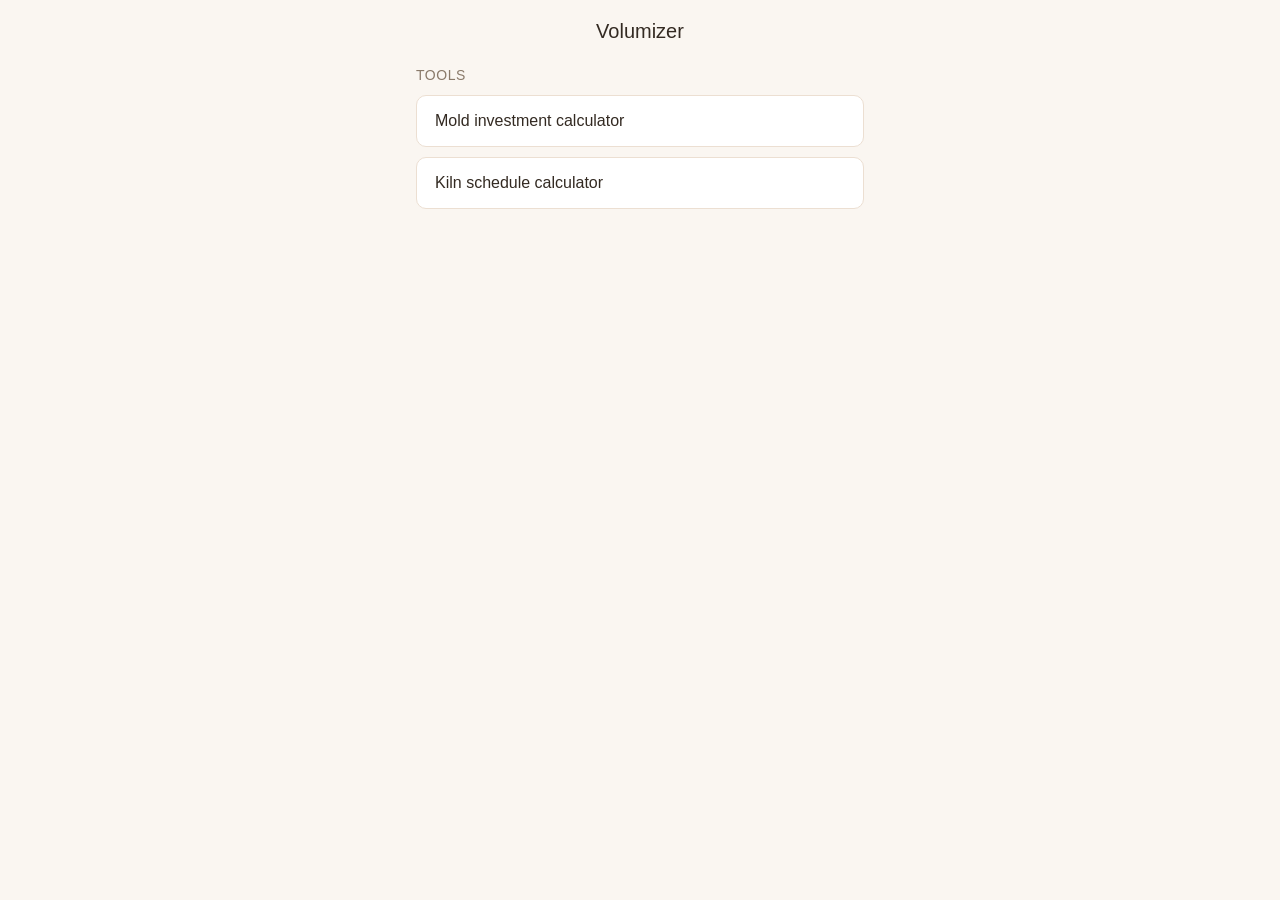
<file: index.html>
<!DOCTYPE html>
<html lang="en">
<head>
<meta charset="UTF-8">
<meta name="viewport" content="width=device-width, initial-scale=1.0, maximum-scale=1.0, user-scalable=no">
<title>Volumizer — Kiln Casting Tools for Glass Artists</title>
<meta name="description" content="Free tools for kiln casting and glass casting artists. Calculate mold investment quantities — plaster, silica, and water — for glass casting molds.">
<meta name="keywords" content="kiln casting, glass casting, mold investment, plaster silica calculator, casting molds, plaster calculator, silica plaster water">
<meta property="og:type" content="website">
<meta property="og:title" content="Volumizer — Kiln Casting Tools for Glass Artists">
<meta property="og:description" content="Free tools for kiln casting and glass casting artists. Calculate mold investment quantities for glass casting molds.">
<meta name="twitter:card" content="summary">
<meta name="twitter:title" content="Volumizer — Kiln Casting Tools">
<meta name="twitter:description" content="Free mold investment calculator for kiln casting and glass casting artists.">
<link rel="stylesheet" href="theme.css">
<style>
  .section {
    margin-bottom: 1.5rem;
  }

  .section h2 {
    font-size: 14px;
    font-weight: 500;
    color: var(--text-secondary);
    text-transform: uppercase;
    letter-spacing: 0.04em;
    margin: 0 0 0.75rem;
  }

  .link-list {
    display: flex;
    flex-direction: column;
    gap: 10px;
  }

  .link-card {
    display: block;
    padding: 16px 18px;
    font-size: 16px;
    font-weight: 500;
    text-decoration: none;
    color: var(--text);
    background: var(--card);
    border: 0.5px solid var(--border);
    border-radius: 10px;
    transition: border-color 0.15s, background 0.15s;
  }

  .link-card:active {
    border-color: var(--accent);
    background: var(--accent-light);
    color: var(--accent);
  }
</style>
</head>
<body>
<div class="container">
  <header>
    <h1>Volumizer</h1>
  </header>

  <div class="section">
    <h2>Tools</h2>
    <div class="link-list">
      <a class="link-card" href="/volume/index.html">Mold investment calculator</a>
      <a class="link-card" href="/schedule/index.html">Kiln schedule calculator</a>
    </div>
  </div>
</div>
</body>
</html>
</file>
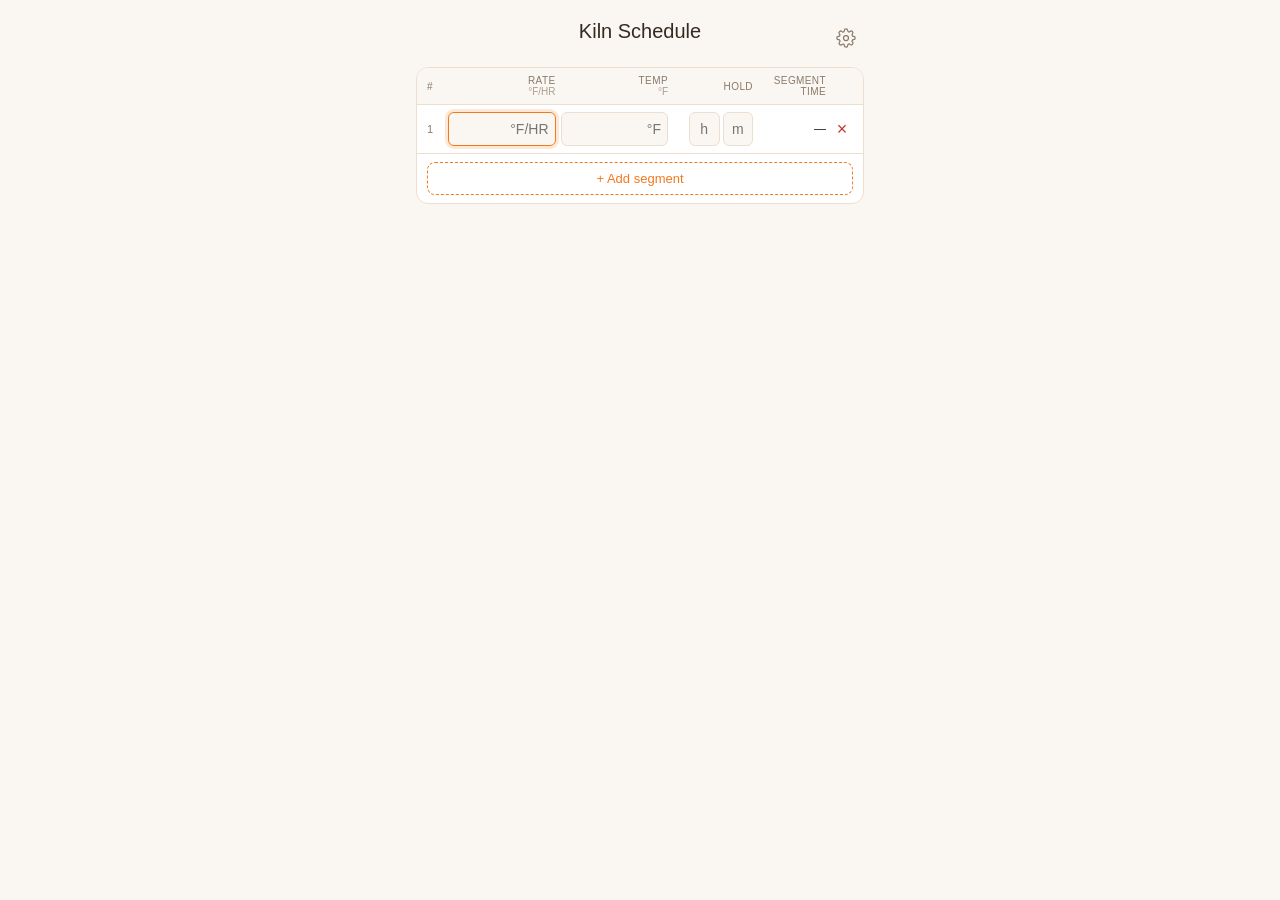
<file: schedule/index.html>
<!DOCTYPE html>
<html lang="en">
<head>
<meta charset="UTF-8">
<meta name="viewport" content="width=device-width, initial-scale=1.0, maximum-scale=1.0, user-scalable=no">
<title>Kiln Schedule Calculator | Volumizer</title>
<meta name="description" content="Free kiln schedule calculator for glass artists. Define firing segments, calculate stage times, and visualize the firing curve.">
<link rel="stylesheet" href="../theme.css">
<script src="../theme.js"></script>
<style>
  @keyframes fadein {
    from { opacity: 0; transform: translateY(6px); }
    to   { opacity: 1; transform: translateY(0); }
  }

  /* ── Table card ────────────────────────────── */
  .table-card {
    background: var(--card);
    border: 0.5px solid var(--border);
    border-radius: 12px;
    overflow: hidden;
    margin-bottom: 0.75rem;
  }

  .col-header {
    display: grid;
    grid-template-columns: 16px 1fr 1fr 80px 68px 22px;
    gap: 5px;
    padding: 7px 10px;
    background: var(--bg);
    font-size: 10px;
    color: var(--text-secondary);
    text-transform: uppercase;
    letter-spacing: 0.04em;
    align-items: center;
  }

  .col-header span { display: block; }
  .col-header .h-rate,
  .col-header .h-target,
  .col-header .h-hold,
  .col-header .h-time { text-align: right; }
  .col-header .h-unit { text-transform: none; letter-spacing: 0; opacity: 0.7; }

  /* ── Segment rows ──────────────────────────── */
  .seg-row {
    display: grid;
    grid-template-columns: 16px 1fr 1fr 80px 68px 22px;
    gap: 5px;
    padding: 7px 10px;
    border-top: 0.5px solid var(--border);
    align-items: center;
    animation: fadein 0.2s ease;
  }

  .seg-num {
    font-size: 11px;
    color: var(--text-secondary);
  }

  /* Number inputs shared style */
  .seg-row input {
    width: 100%;
    font-size: 14px;
    padding: 8px 6px;
    border: 1px solid var(--border);
    border-radius: 6px;
    background: var(--bg);
    color: var(--text);
    -webkit-appearance: none;
    -moz-appearance: textfield;
    text-align: right;
  }

  .seg-row input::-webkit-outer-spin-button,
  .seg-row input::-webkit-inner-spin-button { -webkit-appearance: none; margin: 0; }

  .seg-row input:focus {
    outline: none;
    border-color: var(--accent);
    box-shadow: 0 0 0 3px var(--accent-light);
  }

  .seg-rate { text-align: right; }
  .seg-rate.is-afap { font-style: italic; color: var(--text-secondary); }

  /* Hold h/m pair */
  .hold-pair {
    display: flex;
    gap: 3px;
    margin-left: 16px;
  }
  .hold-pair input {
    flex: 1;
    width: 0;
    min-width: 0;
    text-align: center;
  }

  /* Calculated time cell */
  .seg-time {
    font-size: 12px;
    color: var(--text);
    text-align: right;
    white-space: nowrap;
    line-height: 1.2;
  }

  .est {
    display: block;
    font-size: 9px;
    color: var(--text-secondary);
    text-align: right;
  }

  /* Delete button */
  .del-btn {
    background: none;
    border: none;
    color: var(--danger);
    font-size: 18px;
    line-height: 1;
    cursor: pointer;
    padding: 0;
    text-align: center;
    -webkit-appearance: none;
    -webkit-tap-highlight-color: transparent;
  }

  /* ── Add segment row ────────────────────────── */
  .add-row {
    padding: 8px 10px;
    border-top: 0.5px solid var(--border);
  }

  .add-btn {
    width: 100%;
    padding: 8px;
    font-size: 13px;
    font-weight: 500;
    color: var(--accent);
    background: none;
    border: 1px dashed var(--accent);
    border-radius: 8px;
    cursor: pointer;
    -webkit-appearance: none;
  }

  /* ── Total time ─────────────────────────────── */
  #total-row {
    display: none;
    justify-content: flex-end;
    align-items: baseline;
    gap: 10px;
    margin-bottom: 1rem;
    padding: 0 2px;
  }

  .total-label {
    font-size: 12px;
    color: var(--text-secondary);
    text-transform: uppercase;
    letter-spacing: 0.04em;
  }

  #total-value {
    font-size: 22px;
    font-weight: 500;
  }

  /* ── Graph card ─────────────────────────────── */
  #graph-card {
    display: none;
    background: var(--card);
    border: 0.5px solid var(--border);
    border-radius: 12px;
    padding: 12px;
    margin-bottom: 1.5rem;
  }

  .graph-label {
    font-size: 11px;
    color: var(--text-secondary);
    text-transform: uppercase;
    letter-spacing: 0.04em;
    margin-bottom: 8px;
  }

  #graph { display: block; width: 100%; height: auto; overflow: hidden; }

  #afap-note {
    display: none;
    font-size: 10px;
    color: var(--text-secondary);
    text-align: right;
    margin: 4px 0 0;
  }

  /* ── Settings modal ──────────────────────────────────────────── */
  .settings-btn {
    position: absolute;
    top: 0;
    right: 0;
    width: 36px;
    height: 36px;
    display: flex;
    align-items: center;
    justify-content: center;
    border: none;
    background: none;
    color: var(--text-secondary);
    cursor: pointer;
    -webkit-appearance: none;
    padding: 0;
  }

  .settings-btn svg {
    width: 20px;
    height: 20px;
  }

  .settings-btn:active {
    color: var(--accent);
  }

  .modal-overlay {
    position: fixed;
    inset: 0;
    background: rgba(51, 42, 34, 0.45);
    display: flex;
    align-items: center;
    justify-content: center;
    padding: 1.25rem;
    z-index: 100;
  }

  .modal-card {
    background: var(--card);
    border: 1px solid var(--border);
    border-radius: 14px;
    padding: 20px;
    width: 100%;
    max-width: 320px;
    box-shadow: 0 8px 32px rgba(0, 0, 0, 0.18);
  }

  .modal-card h3 {
    font-size: 17px;
    font-weight: 600;
    margin: 0 0 14px;
    color: var(--text);
  }

  .toggle-row {
    display: flex;
    align-items: center;
    justify-content: space-between;
    padding: 12px 0;
    border-top: 0.5px solid var(--border);
    margin-top: 0.5rem;
  }

  .toggle-row label {
    font-size: 15px;
    font-weight: 500;
    margin: 0;
  }

  .settings-unit-toggle {
    display: flex;
    gap: 6px;
  }

  .settings-unit-btn {
    padding: 6px 14px;
    font-size: 14px;
    font-weight: 500;
    border: 1px solid var(--border);
    border-radius: 8px;
    background: var(--bg);
    color: var(--text-secondary);
    cursor: pointer;
    -webkit-appearance: none;
  }

  .settings-unit-btn.selected {
    border-color: var(--accent);
    background: var(--accent-light);
    color: var(--accent);
  }

  .switch-btn {
    position: relative;
    width: 48px;
    height: 28px;
    flex-shrink: 0;
    border: none;
    padding: 0;
    border-radius: 28px;
    background: var(--border);
    cursor: pointer;
  }

  .switch-btn::before {
    content: "";
    position: absolute;
    height: 22px;
    width: 22px;
    left: 3px;
    top: 3px;
    background: white;
    border-radius: 50%;
    transition: left 0.15s ease;
  }

  .switch-btn.on {
    background: var(--accent);
  }

  .switch-btn.on::before {
    left: 23px;
  }

  .modal-btns {
    display: flex;
    gap: 10px;
  }

  .btn {
    flex: 1;
    padding: 14px;
    font-size: 16px;
    font-weight: 500;
    border-radius: 10px;
    border: none;
    cursor: pointer;
    -webkit-appearance: none;
  }

  .btn-primary {
    background: var(--accent);
    color: white;
  }

  .btn-primary:active {
    opacity: 0.85;
  }

</style>
</head>
<body>
<div class="container">
  <header>
    <h1>Kiln Schedule</h1>
    <button class="settings-btn" id="settings-btn" type="button" aria-label="Settings">
      <svg viewBox="0 0 24 24" fill="none" stroke="currentColor" stroke-width="1.5" stroke-linecap="round" stroke-linejoin="round">
        <circle cx="12" cy="12" r="3"/>
        <path d="M19.4 15a1.65 1.65 0 0 0 .33 1.82l.06.06a2 2 0 0 1-2.83 2.83l-.06-.06a1.65 1.65 0 0 0-1.82-.33 1.65 1.65 0 0 0-1 1.51V21a2 2 0 0 1-4 0v-.09A1.65 1.65 0 0 0 9 19.4a1.65 1.65 0 0 0-1.82.33l-.06.06a2 2 0 0 1-2.83-2.83l.06-.06A1.65 1.65 0 0 0 4.68 15a1.65 1.65 0 0 0-1.51-1H3a2 2 0 0 1 0-4h.09A1.65 1.65 0 0 0 4.6 9a1.65 1.65 0 0 0-.33-1.82l-.06-.06a2 2 0 0 1 2.83-2.83l.06.06A1.65 1.65 0 0 0 9 4.68a1.65 1.65 0 0 0 1-1.51V3a2 2 0 0 1 4 0v.09a1.65 1.65 0 0 0 1 1.51 1.65 1.65 0 0 0 1.82-.33l.06-.06a2 2 0 0 1 2.83 2.83l-.06.06A1.65 1.65 0 0 0 19.4 9a1.65 1.65 0 0 0 1.51 1H21a2 2 0 0 1 0 4h-.09a1.65 1.65 0 0 0-1.51 1z"/>
      </svg>
    </button>
  </header>

  <!-- Segment table -->
  <div class="table-card">
    <div class="col-header">
      <span>#</span>
      <span class="h-rate" id="h-rate">Rate</span>
      <span class="h-target" id="h-target">Temp</span>
      <span class="h-hold">Hold</span>
      <span class="h-time">Segment<br>Time</span>
      <span></span>
    </div>
    <div id="seg-body">
      <!-- rows rendered by JS -->
    </div>
    <div class="add-row">
      <button type="button" class="add-btn" id="add-btn">+ Add segment</button>
    </div>
  </div>

  <!-- Total time -->
  <div id="total-row">
    <span class="total-label">Total</span>
    <span id="total-value"></span>
  </div>

  <!-- Graph -->
  <div id="graph-card">
    <div class="graph-label">Firing Curve</div>
    <svg id="graph" viewBox="0 0 400 160" xmlns="http://www.w3.org/2000/svg"></svg>
    <p id="afap-note"></p>
  </div>

  <!-- PDF button -->
  <button type="button" class="btn btn-primary" id="pdf-btn" style="display:none;width:100%;margin-bottom:1rem;">Download firing log (PDF)</button>
</div>

<!-- Settings modal -->
<div class="modal-overlay" id="settings-modal" style="display:none" role="dialog" aria-modal="true" aria-labelledby="settings-modal-title">
  <div class="modal-card">
    <h3 id="settings-modal-title">Settings</h3>
    <div class="toggle-row">
      <label>Units</label>
      <div class="settings-unit-toggle">
        <button class="settings-unit-btn" id="unit-f" type="button">°F</button>
        <button class="settings-unit-btn" id="unit-c" type="button">°C</button>
      </div>
    </div>
    <div class="toggle-row">
      <label>High contrast</label>
      <button class="switch-btn" id="hc-toggle" type="button" aria-label="High contrast" aria-pressed="false"></button>
    </div>
    <div class="modal-btns" style="margin-top: 1.25rem;">
      <button class="btn btn-primary" id="settings-done" type="button">Done</button>
    </div>
  </div>
</div>

<script>
// ── Constants ──────────────────────────────────────────────────────────────
const AMBIENT_TEMP = 70;  // °F — assumed starting temperature
const AFAP_RATE    = 300; // °F/hr — fixed estimate for "as fast as possible"

// ── State ──────────────────────────────────────────────────────────────────
let segments = [{ rate: '', target: '', hold: '' }];

// Temperature display unit ('F' | 'C'); internal state is always canonical °F
let tempUnit = 'F';
const SCHED_KEY = 'volumizer_schedule_settings';
try { tempUnit = (JSON.parse(localStorage.getItem(SCHED_KEY)) || {}).tempUnit || 'F'; } catch (_e) {}
function saveSchedSettings() { try { localStorage.setItem(SCHED_KEY, JSON.stringify({ tempUnit })); } catch (_e) {} }
loadFromParam();

// ── Helpers ────────────────────────────────────────────────────────────────
function isAfap(val) {
  const s = String(val).trim().toUpperCase();
  return s === 'AFAP' || s === '9999';
}

function fmtTime(hours) {
  if (!isFinite(hours) || hours <= 0) return '—';
  let h = Math.floor(hours);
  let m = Math.round((hours - h) * 60);
  if (m === 60) { h += 1; m = 0; }
  if (h === 0) return `${m}m`;
  if (m === 0) return `${h}h`;
  return `${h}h ${m}m`;
}

function esc(s) {
  return String(s).replace(/&/g, '&amp;').replace(/</g, '&lt;').replace(/>/g, '&gt;').replace(/"/g, '&quot;');
}

// Conversion helpers — calc always stays in canonical °F; display converts at boundary
const fToC = f => (f - 32) * 5 / 9;          // absolute temp (has offset)
const cToF = c => c * 9 / 5 + 32;
const rateFToC = r => r * 5 / 9;             // rate is a delta — no offset
const rateCToF = r => r * 9 / 5;

function dispTarget(fStr) {                   // canonical °F → display-unit string
  const f = parseFloat(fStr); if (isNaN(f)) return '';
  return String(Math.round(tempUnit === 'C' ? fToC(f) : f));
}
function dispRate(fStr) {                     // canonical °F/hr → display-unit string
  if (isAfap(fStr)) return 'AFAP';
  const f = parseFloat(fStr); if (isNaN(f)) return '';
  return String(Math.round(tempUnit === 'C' ? rateFToC(f) : f));
}
function canonTarget(v) {                     // typed display-unit → canonical °F string
  const n = parseFloat(v); if (isNaN(n)) return '';
  return String(tempUnit === 'C' ? cToF(n) : n);
}
function canonRate(v) {                       // typed display-unit rate → canonical °F/hr or 'AFAP'
  const s = String(v).trim().toUpperCase();
  if (s === 'AFAP' || s === '9999') return 'AFAP';
  const n = parseFloat(v); if (isNaN(n)) return '';
  return String(tempUnit === 'C' ? rateCToF(n) : n);
}
function unitLabel()     { return tempUnit === 'C' ? '°C'    : '°F'; }
function rateUnitLabel() { return tempUnit === 'C' ? '°C/HR' : '°F/HR'; }

// ── URL share helpers ──────────────────────────────────────────────────────
function scheduleToParam() {
  const meaningful = segments.filter((s, i) =>
    i === 0 || s.rate !== '' || s.target !== ''
  );
  const parts = meaningful.map(s => {
    const r = isAfap(s.rate) ? 'A' : (s.rate || 'x');
    const t = s.target || 'x';
    const h = s.hold ? String(Math.round(parseFloat(s.hold) * 60)) : '0';
    return `${r},${t},${h}`;
  });
  return tempUnit + ':' + parts.join(':');
}

function loadFromParam() {
  try {
    const param = new URLSearchParams(window.location.search).get('s');
    if (!param) return;
    const tokens = param.split(':');
    if (tokens.length < 2) return;
    const unit = tokens[0] === 'C' ? 'C' : 'F';
    const loaded = tokens.slice(1).map(tok => {
      const [r, t, hm] = tok.split(',');
      const rate   = r === 'A' ? 'AFAP' : (r === 'x' ? '' : r);
      const target = t === 'x' ? '' : t;
      const holdMins = parseInt(hm, 10);
      const hold  = holdMins > 0 ? String(holdMins / 60) : '';
      return { rate, target, hold };
    });
    if (loaded.length === 0) return;
    tempUnit = unit;
    segments = loaded;
  } catch (_e) {}
}

// ── Calculations ───────────────────────────────────────────────────────────
function calcSegments() {
  let cumTime = 0;
  return segments.map((seg, i) => {
    const afap   = isAfap(seg.rate);
    const rate   = afap ? AFAP_RATE : parseFloat(seg.rate);
    const target = parseFloat(seg.target);
    const hold   = parseFloat(seg.hold) || 0;
    const prevTemp = i === 0
      ? AMBIENT_TEMP
      : (prev => isNaN(prev) ? AMBIENT_TEMP : prev)(parseFloat(segments[i - 1].target));

    if (isNaN(target) || isNaN(rate) || rate <= 0) {
      return { rampTime: 0, stageTime: 0, cumTime, isAfap: afap, valid: false };
    }

    const rampTime  = Math.abs(target - prevTemp) / rate;
    const stageTime = rampTime + hold;
    cumTime += stageTime;
    return { rampTime, stageTime, cumTime, isAfap: afap, valid: true };
  });
}

// ── Render ─────────────────────────────────────────────────────────────────
function render() {
  const calcs = calcSegments();

  // Table rows
  document.getElementById('seg-body').innerHTML = segments.map((seg, i) => {
    const calc = calcs[i];
    const timeStr = calc.valid ? fmtTime(calc.stageTime) : '—';
    const estSpan = calc.isAfap && calc.valid ? ' <span class="est">est.</span>' : '';
    const rateClass = isAfap(seg.rate) ? ' is-afap' : '';
    const holdDecimal = parseFloat(seg.hold) || 0;
    const holdH = holdDecimal > 0 ? String(Math.floor(holdDecimal)) : '';
    const holdM = holdDecimal > 0 ? String(Math.round((holdDecimal % 1) * 60)) : '';
    return `
      <div class="seg-row" data-index="${i}">
        <span class="seg-num">${i + 1}</span>
        <input class="seg-rate${rateClass}" type="text" inputmode="decimal"
               value="${esc(dispRate(seg.rate))}" data-field="rate" placeholder="${esc(rateUnitLabel())}">
        <input type="number" inputmode="decimal"
               value="${esc(dispTarget(seg.target))}" data-field="target" placeholder="${esc(unitLabel())}">
        <div class="hold-pair">
          <input type="number" inputmode="numeric" min="0" step="1"
                 value="${esc(holdH)}" data-field="holdH" placeholder="h">
          <input type="number" inputmode="numeric" min="0" max="59" step="1"
                 value="${esc(holdM)}" data-field="holdM" placeholder="m">
        </div>
        <div class="seg-time">${timeStr}${estSpan}</div>
        <button type="button" class="del-btn" data-action="delete" data-index="${i}" aria-label="Remove segment ${i + 1}" tabindex="-1">×</button>
      </div>`;
  }).join('');

  // Total time
  const calcsValid = calcs.filter(c => c.valid);
  const totalHours = calcsValid.reduce((s, c) => s + c.stageTime, 0);
  const totalRow   = document.getElementById('total-row');
  if (calcsValid.length > 0 && totalHours > 0) {
    totalRow.style.display = 'flex';
    document.getElementById('total-value').textContent = fmtTime(totalHours);
    document.getElementById('pdf-btn').style.display = 'block';
  } else {
    totalRow.style.display = 'none';
    document.getElementById('pdf-btn').style.display = 'none';
  }

  renderGraph(calcs);
}

// ── Event delegation ───────────────────────────────────────────────────────
const segBody = document.getElementById('seg-body');

// updateCalcs: patch time cells + total + graph without touching input DOM
function updateCalcs() {
  const calcs = calcSegments();

  segments.forEach((_, i) => {
    const calc    = calcs[i];
    const timeStr = calc.valid ? fmtTime(calc.stageTime) : '—';
    const estSpan = calc.isAfap && calc.valid ? '<span class="est">est.</span>' : '';
    const timeEl  = document.querySelector(`.seg-row[data-index="${i}"] .seg-time`);
    if (timeEl) timeEl.innerHTML = timeStr + estSpan;
  });

  const calcsValid = calcs.filter(c => c.valid);
  const totalHours = calcsValid.reduce((s, c) => s + c.stageTime, 0);
  const totalRow   = document.getElementById('total-row');
  if (calcsValid.length > 0 && totalHours > 0) {
    totalRow.style.display = 'flex';
    document.getElementById('total-value').textContent = fmtTime(totalHours);
    document.getElementById('pdf-btn').style.display = 'block';
  } else {
    totalRow.style.display = 'none';
    document.getElementById('pdf-btn').style.display = 'none';
  }

  if (document.activeElement?.dataset?.field !== 'target') renderGraph(calcs);
}

// input: update state; patch calcs without rebuilding input rows
segBody.addEventListener('input', e => {
  const row = e.target.closest('.seg-row');
  if (!row) return;
  const i     = parseInt(row.dataset.index, 10);
  const field = e.target.dataset.field;
  if (!field) return;
  if (field === 'holdH' || field === 'holdM') {
    const h = parseFloat(row.querySelector('[data-field="holdH"]').value) || 0;
    const m = parseFloat(row.querySelector('[data-field="holdM"]').value) || 0;
    const decimal = h + m / 60;
    segments[i].hold = decimal > 0 ? String(decimal) : '';
    updateCalcs();
    return;
  }
  if (field === 'target') {
    segments[i].target = canonTarget(e.target.value);
    updateCalcs();
    return;
  }
  if (field === 'rate') {
    const n = parseFloat(e.target.value);
    if (!isNaN(n) && n > 9999) e.target.value = '9999';
    e.target.classList.toggle('is-afap', isAfap(e.target.value));
  }
  segments[i][field] = e.target.value;
  if (field !== 'rate') updateCalcs();
});

// blur on rate/target: normalize AFAP (rate), trigger graph (target) — never rebuild DOM on blur
segBody.addEventListener('blur', e => {
  if (e.target.dataset.field === 'target') { updateCalcs(); return; }
  if (e.target.dataset.field !== 'rate') return;
  const row = e.target.closest('.seg-row');
  if (!row) return;
  const i = parseInt(row.dataset.index, 10);
  if (i >= segments.length) return;  // element was detached by splice+render — nothing to update
  segments[i].rate = canonRate(e.target.value);
  e.target.value   = dispRate(segments[i].rate);
  e.target.classList.toggle('is-afap', isAfap(segments[i].rate));
  updateCalcs();
}, true /* useCapture — blur doesn't bubble */);

segBody.addEventListener('keydown', e => {
  // Enter on any field: advance to next row, or add one if on the last non-empty row
  if (e.key === 'Enter' && e.target.dataset.field) {
    e.preventDefault();
    const row = e.target.closest('.seg-row');
    if (!row) return;
    const i = parseInt(row.dataset.index, 10);
    const isLastRow = i === segments.length - 1;
    if (!isLastRow) {
      // Not on the bottom row — just focus the next row's rate field
      document.querySelector(`.seg-row[data-index="${i + 1}"] [data-field="rate"]`)?.focus();
    } else {
      // On the bottom row — add a new row only if this row has any data
      const seg = segments[i];
      const isEmpty = seg.rate === '' && seg.target === '' && seg.hold === '';
      if (!isEmpty) {
        segments.push({ rate: '', target: '', hold: '' });
        render();
        requestAnimationFrame(() => {
          const rows = document.querySelectorAll('.seg-row');
          rows[rows.length - 1]?.querySelector('input')?.focus();
        });
      }
    }
    return;
  }

  // Backspace/Delete in an empty field: navigate to previous field
  if (e.key === 'Backspace' || e.key === 'Delete') {
    const field = e.target.dataset.field;
    if (!field || e.target.value !== '') return;
    const row = e.target.closest('.seg-row');
    if (!row) return;
    const i = parseInt(row.dataset.index, 10);
    e.preventDefault();

    const focusAndSelect = el => { el?.focus(); el?.select?.(); };

    if (field === 'target') {
      focusAndSelect(document.querySelector(`.seg-row[data-index="${i}"] [data-field="rate"]`));
    } else if (field === 'holdH') {
      focusAndSelect(document.querySelector(`.seg-row[data-index="${i}"] [data-field="target"]`));
    } else if (field === 'holdM') {
      focusAndSelect(document.querySelector(`.seg-row[data-index="${i}"] [data-field="holdH"]`));
    } else if (field === 'rate') {
      if (i === 0) return;
      const seg = segments[i];
      const deleteRow = seg.rate === '' && seg.target === '' && seg.hold === '' && segments.length > 1;
      if (deleteRow) {
        segments.splice(i, 1);
        render();
        requestAnimationFrame(() => {
          focusAndSelect(document.querySelector(`.seg-row[data-index="${i - 1}"] [data-field="holdM"]`));
        });
      } else {
        focusAndSelect(document.querySelector(`.seg-row[data-index="${i - 1}"] [data-field="holdM"]`));
      }
    }
  }
});

// click: delete
segBody.addEventListener('click', e => {
  if (e.target.dataset.action !== 'delete') return;
  const index = parseInt(e.target.dataset.index, 10);
  if (isNaN(index)) return;
  segments.splice(index, 1);
  if (segments.length === 0) segments.push({ rate: '', target: '', hold: '' });
  render();
});

// add segment
document.getElementById('add-btn').addEventListener('click', () => {
  segments.push({ rate: '', target: '', hold: '' });
  render();
  // scroll new row into view
  const rows = document.querySelectorAll('.seg-row');
  const lastRow = rows[rows.length - 1];
  lastRow?.scrollIntoView({ block: 'nearest' });
  lastRow?.querySelector('[data-field="rate"]')?.focus();
});

// ── Graph ──────────────────────────────────────────────────────────────────
function renderGraph(calcs) {
  const graphCard = document.getElementById('graph-card');
  const svgEl     = document.getElementById('graph');
  const afapNote  = document.getElementById('afap-note');

  const validCalcs = calcs.filter(c => c.valid);
  if (validCalcs.length === 0) {
    graphCard.style.display = 'none';
    return;
  }
  graphCard.style.display = 'block';
  const hasAfap = calcs.some(c => c.isAfap && c.valid);
  afapNote.style.display = hasAfap ? 'block' : 'none';
  if (hasAfap) afapNote.textContent = `AFAP cooling estimated at ${dispRate(String(AFAP_RATE))}${rateUnitLabel()}`;

  // ── SVG coordinate system ─────────────────────────────────────────────
  // viewBox: 0 0 400 160
  // Plot area: x 36–390, y 8–140  (PAD_L=36, PAD_R=10, PAD_T=8, PAD_B=20)
  const PAD_L = 36, PAD_R = 10, PAD_T = 8, PAD_B = 20;
  const W = 400, H = 160;
  const plotW = W - PAD_L - PAD_R;  // 354
  const plotH = H - PAD_T - PAD_B;  // 132

  const totalTime = calcs[calcs.length - 1].cumTime || 1;

  // ── Find peak first (needed to compute yMax before tx/ty) ─────────────
  let peakTemp = 0, peakTime = 0;
  segments.forEach((seg, i) => {
    const calc   = calcs[i];
    if (!calc?.valid) return;
    const target = parseFloat(seg.target) || 0;
    const hold   = parseFloat(seg.hold) || 0;
    if (target > peakTemp) {
      peakTemp = target;
      peakTime = calc.cumTime - hold;
    }
  });

  const yMax = Math.max(peakTemp, AMBIENT_TEMP) * 1.12;
  const yMin = 0;

  const tx = t => PAD_L + (t / totalTime) * plotW;
  const ty = T => (PAD_T + plotH) - ((T - yMin) / (yMax - yMin)) * plotH;

  // ── Build polyline points ──────────────────────────────────────────────
  const pts = [`${tx(0).toFixed(1)},${ty(AMBIENT_TEMP).toFixed(1)}`];
  segments.forEach((seg, i) => {
    const calc   = calcs[i];
    if (!calc?.valid) return;
    const target = parseFloat(seg.target);
    const hold   = parseFloat(seg.hold) || 0;
    const endRamp = calc.cumTime - hold;
    pts.push(`${tx(endRamp).toFixed(1)},${ty(target).toFixed(1)}`);
    if (hold > 0) {
      pts.push(`${tx(calc.cumTime).toFixed(1)},${ty(target).toFixed(1)}`);
    }
  });

  // ── Horizontal grid lines — auto-scaled to the actual y range ───────────
  function niceGridStep(range) {
    const raw = range / 4;
    const mag = Math.pow(10, Math.floor(Math.log10(raw)));
    const n   = raw / mag;
    return n < 1.5 ? mag : n < 3.5 ? 2 * mag : n < 7.5 ? 5 * mag : 10 * mag;
  }
  const gridStep  = niceGridStep(yMax - yMin);
  const gridStart = Math.ceil((yMin + 1) / gridStep) * gridStep;
  const gridLines = [];
  for (let tF = gridStart; tF < yMax; tF += gridStep) {
    const label = tempUnit === 'C' ? `${Math.round(fToC(tF))}°` : `${Math.round(tF)}°`;
    gridLines.push(`
      <line x1="${PAD_L}" y1="${ty(tF).toFixed(1)}" x2="${W - PAD_R}" y2="${ty(tF).toFixed(1)}"
            stroke="var(--border)" stroke-width="0.5" stroke-dasharray="2,3"/>
      <text x="${PAD_L - 4}" y="${(ty(tF) + 3).toFixed(1)}"
            font-size="8" fill="var(--text-secondary)" text-anchor="end">${label}</text>
    `);
  }

  // ── X-axis tick labels at 0%, 25%, 50%, 75%, 100% of total time ───────
  const xTicks = [0, 0.25, 0.5, 0.75, 1.0].map(f => {
    const t    = f * totalTime;
    const label = totalTime < 4 ? `${t.toFixed(1)}h` : `${Math.round(t)}h`;
    const anchor = f === 0 ? 'start' : f === 1.0 ? 'end' : 'middle';
    return `<text x="${tx(t).toFixed(1)}" y="${H - 4}"
                  font-size="8" fill="var(--text-secondary)" text-anchor="${anchor}">${label}</text>`;
  }).join('');

  // ── Peak marker ────────────────────────────────────────────────────────
  const px = tx(peakTime);
  const py = ty(peakTemp);
  // keep label from clipping right edge
  const labelX = Math.min(px + 4, W - PAD_R - 32);
  const peakLabel = `${Math.round(tempUnit === 'C' ? fToC(peakTemp) : peakTemp)}${unitLabel()}`;
  const peakMarker = `
    <circle cx="${px.toFixed(1)}" cy="${py.toFixed(1)}" r="3" fill="var(--accent)"/>
    <text x="${labelX.toFixed(1)}" y="${(py - 4).toFixed(1)}"
          font-size="8" fill="var(--accent)" font-weight="500">${peakLabel}</text>
  `;

  // ── Compose SVG ────────────────────────────────────────────────────────
  svgEl.innerHTML = `
    <!-- axes -->
    <line x1="${PAD_L}" y1="${PAD_T}" x2="${PAD_L}" y2="${PAD_T + plotH}"
          stroke="var(--border)" stroke-width="0.5"/>
    <line x1="${PAD_L}" y1="${PAD_T + plotH}" x2="${W - PAD_R}" y2="${PAD_T + plotH}"
          stroke="var(--border)" stroke-width="0.5"/>
    <!-- y-min label -->
    <text x="${PAD_L - 4}" y="${(ty(0) + 3).toFixed(1)}"
          font-size="8" fill="var(--text-secondary)" text-anchor="end">${Math.round(tempUnit === 'C' ? fToC(0) : 0)}°</text>
    <!-- grid lines + y labels -->
    ${gridLines.join('')}
    <!-- x labels -->
    ${xTicks}
    <!-- firing curve -->
    <polyline points="${pts.join(' ')}"
              fill="none" stroke="var(--accent)" stroke-width="2"
              stroke-linejoin="round" stroke-linecap="round"/>
    <!-- peak marker -->
    ${peakMarker}
  `;
}

// ── Settings modal ────────────────────────────────────────────────────────
const settingsBtn   = document.getElementById('settings-btn');
const settingsModal = document.getElementById('settings-modal');
const settingsDone  = document.getElementById('settings-done');
const unitFBtn      = document.getElementById('unit-f');
const unitCBtn      = document.getElementById('unit-c');
const hcToggle      = document.getElementById('hc-toggle');

function openSettings() {
  unitFBtn.classList.toggle('selected', tempUnit === 'F');
  unitCBtn.classList.toggle('selected', tempUnit === 'C');
  hcToggle.classList.toggle('on', Theme.isHighContrast());
  hcToggle.setAttribute('aria-pressed', String(Theme.isHighContrast()));
  settingsModal.style.display = 'flex';
}
function closeSettings() { settingsModal.style.display = 'none'; }

settingsBtn.addEventListener('click', openSettings);
settingsDone.addEventListener('click', closeSettings);
settingsModal.addEventListener('click', e => { if (e.target === settingsModal) closeSettings(); });
document.addEventListener('keydown', e => {
  if (e.key === 'Escape' && settingsModal.style.display === 'flex') closeSettings();
});

function updateColHeaders() {
  document.getElementById('h-rate').innerHTML   = `Rate<br><span class="h-unit">${rateUnitLabel()}</span>`;
  document.getElementById('h-target').innerHTML = `Temp<br><span class="h-unit">${unitLabel()}</span>`;
}

function setUnit(u) {
  if (u === tempUnit) return;
  tempUnit = u;
  saveSchedSettings();
  unitFBtn.classList.toggle('selected', tempUnit === 'F');
  unitCBtn.classList.toggle('selected', tempUnit === 'C');
  updateColHeaders();
  render();
}

unitFBtn.addEventListener('click', () => setUnit('F'));
unitCBtn.addEventListener('click', () => setUnit('C'));

hcToggle.addEventListener('click', () => {
  const on = !Theme.isHighContrast();
  Theme.setHighContrast(on);
  hcToggle.classList.toggle('on', on);
  hcToggle.setAttribute('aria-pressed', String(on));
});

// ── Bootstrap ─────────────────────────────────────────────────────────────
updateColHeaders();
render();
document.querySelector('#seg-body .seg-row input')?.focus();

// ── PDF generation ────────────────────────────────────────────────────────
let _jspdfPromise = null;

function ensureJsPDF() {
  if (_jspdfPromise) return _jspdfPromise;
  if (window.jspdf)  return (_jspdfPromise = Promise.resolve());
  _jspdfPromise = new Promise((resolve, reject) => {
    const s = document.createElement('script');
    s.src = 'https://cdnjs.cloudflare.com/ajax/libs/jspdf/2.5.1/jspdf.umd.min.js';
    s.onload  = resolve;
    s.onerror = () => { _jspdfPromise = null; reject(new Error('offline')); };
    document.head.appendChild(s);
  });
  return _jspdfPromise;
}

let _qriousPromise = null;

function ensureQRious() {
  if (_qriousPromise) return _qriousPromise;
  if (window.QRious) return (_qriousPromise = Promise.resolve());
  _qriousPromise = new Promise((resolve, reject) => {
    const s = document.createElement('script');
    s.src = 'https://cdnjs.cloudflare.com/ajax/libs/qrious/4.0.2/qrious.min.js';
    s.onload  = resolve;
    s.onerror = () => { _qriousPromise = null; reject(new Error('offline')); };
    document.head.appendChild(s);
  });
  return _qriousPromise;
}

async function generatePDF() {
  const btn = document.getElementById('pdf-btn');
  btn.disabled = true;
  btn.textContent = 'Generating…';
  try {
    await Promise.all([ensureJsPDF(), ensureQRious()]);
    buildFiringLog(window.jspdf.jsPDF);
  } catch (_e) {
    alert('Could not load the PDF library. Check your internet connection and try again.');
  } finally {
    btn.disabled = false;
    btn.textContent = 'Download firing log (PDF)';
  }
}

function buildQRDataUrl() {
  const url = 'https://starterbubble.com/schedule/?s=' + scheduleToParam();
  const canvas = document.createElement('canvas');
  new window.QRious({ element: canvas, value: url, size: 256, level: 'L' });
  return canvas.toDataURL('image/png');
}

function buildFiringLog(jsPDF) {
  const doc = new jsPDF({ unit: 'pt', format: 'letter' });

  // ── Colors ──────────────────────────────────────────────────────────────
  const INK          = [0x2b, 0x2b, 0x2b];
  const ACCENT       = [0xb5, 0x56, 0x2f];
  const FAINT        = [0xc9, 0xc2, 0xbb];
  const DOT          = [0xa3, 0x9a, 0x8f];
  const HEADER_FILL  = [0xf3, 0xe9, 0xe1];
  const GREY         = [0x8a, 0x85, 0x80];
  const BORDER_LIGHT = [0xb8, 0xb1, 0xa9];
  const DARK_TEXT    = [0x1e, 0x1e, 0x1e];

  // ── Page geometry (mirrors build_firing_log.py constants) ───────────────
  const PAGE_W = 612, PAGE_H = 792;
  const MARGIN_TOP = 46, MARGIN_BOTTOM = 32, MARGIN_LEFT = 45, MARGIN_RIGHT = 32;
  const CONTENT_W = PAGE_W - MARGIN_LEFT - MARGIN_RIGHT;  // 535
  const LEFT = MARGIN_LEFT;   // 45
  const RIGHT = PAGE_W - MARGIN_RIGHT;  // 580

  // ── Drawing helpers (jsPDF is top-down; y grows downward) ───────────────
  function stroke([r, g, b], lw) { doc.setDrawColor(r, g, b); doc.setLineWidth(lw); }
  function fill([r, g, b])       { doc.setFillColor(r, g, b); }
  function ink([r, g, b])        { doc.setTextColor(r, g, b); }

  function hline(x1, x2, y, color = FAINT, lw = 0.6) {
    stroke(color, lw); doc.line(x1, y, x2, y);
  }
  function vline(x, y1, y2, color = BORDER_LIGHT, lw = 0.6) {
    stroke(color, lw); doc.line(x, y1, x, y2);
  }
  function box(x, y, w, h, color = BORDER_LIGHT, lw = 0.6) {
    stroke(color, lw); doc.rect(x, y, w, h, 'S');
  }
  function dotGrid(x1, x2, yTop, yBottom, spacing = 13, exclude = null) {
    fill(DOT);
    for (let y = yTop; y < yBottom; y += spacing)
      for (let x = x1; x <= x2; x += spacing) {
        if (exclude && x >= exclude.x1 && x <= exclude.x2 && y >= exclude.y1 && y <= exclude.y2) continue;
        doc.circle(x, y, 0.55, 'F');
      }
  }
  function sectionHeader(y, text, note = null) {
    doc.setFont('helvetica', 'bold'); doc.setFontSize(9); ink(ACCENT);
    doc.text(text.toUpperCase(), LEFT, y + 8);
    if (note) {
      const headerWidth = doc.getTextWidth(text.toUpperCase());
      doc.setFont('helvetica', 'italic'); doc.setFontSize(7.5); ink(GREY);
      doc.text(note, LEFT + headerWidth + 5, y + 8);
    }
    hline(LEFT, RIGHT, y + 12, ACCENT, 1);
    return y + 12;
  }

  let curY = MARGIN_TOP;

  // ── HEADER STRIP ─────────────────────────────────────────────────────────
  const row1_h = 32, row2_h = 22, strip_h = row1_h + row2_h;
  const shared_w = Math.round((182 + 138) / 2);  // 160
  const proj_w = CONTENT_W - shared_w;           // 375

  box(LEFT, curY, CONTENT_W, strip_h);
  hline(LEFT, RIGHT, curY + row1_h);

  doc.setFont('helvetica', 'bold'); doc.setFontSize(6.5); ink(ACCENT);
  doc.text('PROJECT', LEFT + 5, curY + 10);
  doc.text('DATE', LEFT + proj_w + 5, curY + 10);
  vline(LEFT + proj_w, curY, curY + row1_h);

  const row2Top = curY + row1_h;
  const other_w = (CONTENT_W - shared_w) / 3;  // 125
  const r2ws = [other_w, other_w, other_w, shared_w];
  ['KILN', 'PROGRAM #', 'FIRING #', 'START TIME'].forEach((label, idx) => {
    const x = LEFT + r2ws.slice(0, idx).reduce((a, b) => a + b, 0);
    doc.setFont('helvetica', 'bold'); doc.setFontSize(6.5); ink(ACCENT);
    doc.text(label, x + 5, row2Top + 10);
    if (idx > 0) vline(x, row2Top, curY + strip_h);
  });

  curY += strip_h + 9;

  // ── PIECE & MATERIALS ─────────────────────────────────────────────────────
  curY = sectionHeader(curY, 'Piece & Materials') + 4;
  const label_w = 135, pm_row_h = 21;
  const pmFields = [
    { label: 'Description', lines: 1 },
    { label: 'Glass Dimensions', lines: 1 },
    { label: 'Glass used (style / color / batch)', lines: 2 },
    { label: 'Mold Type & Dimensions', lines: 2 },
  ];
  pmFields.forEach(({ label, lines }) => {
    const baseline = curY + 14;
    doc.setFont('helvetica', 'normal'); doc.setFontSize(8.5); ink(DARK_TEXT);
    doc.text(label + ':', LEFT, baseline);
    hline(LEFT + label_w, RIGHT, baseline + 2);
    if (lines > 1) {
      hline(LEFT + label_w, RIGHT, baseline + 2 + pm_row_h);
      curY += pm_row_h * 2;
    } else {
      curY += pm_row_h;
    }
  });
  curY += 5;

  // ── GOALS ────────────────────────────────────────────────────────────────
  curY = sectionHeader(curY, 'Goals') + 16;
  dotGrid(LEFT, RIGHT, curY, curY + 39);
  curY += 44;

  // ── KILN PREP ─────────────────────────────────────────────────────────────
  curY = sectionHeader(curY, 'Kiln Prep', 'shelf, release, position, etc.') + 16;
  dotGrid(LEFT, RIGHT, curY, curY + 65);
  curY += 70;

  // ── FIRING SCHEDULE ───────────────────────────────────────────────────────
  curY = sectionHeader(curY, 'Firing Schedule') + 4;

  const col_widths = [20, 55, 55, 55, 55];
  col_widths.push(CONTENT_W - col_widths.reduce((a, b) => a + b, 0));  // 295 for Notes
  const headers = ['#', `RATE\n${rateUnitLabel()}`, `TARGET\n${unitLabel()}`, 'HOLD', 'SEGMENT\nTIME', 'NOTES'];
  const N_DATA = 9;     // writable rows
  const N_ROWS = 10;    // 9 data + 1 total footer
  const header_h = 20, row_h = 18;
  const table_h = header_h + N_ROWS * row_h;
  const table_top = curY;

  // Header background + text
  fill(HEADER_FILL);
  doc.rect(LEFT, table_top, CONTENT_W, header_h, 'F');
  let hx = LEFT;
  headers.forEach((label, idx) => {
    doc.setFont('helvetica', 'bold'); doc.setFontSize(6.3); ink(ACCENT);
    let ty = table_top + 8;
    label.split('\n').forEach(ln => { doc.text(ln, hx + 3, ty); ty += 6.5; });
    hx += col_widths[idx];
  });

  // Outer box + header divider
  box(LEFT, table_top, CONTENT_W, table_h);
  hline(LEFT, RIGHT, table_top + header_h);

  // Column dividers (full table height)
  let dvx = LEFT;
  col_widths.slice(0, -1).forEach(w => {
    dvx += w;
    vline(dvx, table_top, table_top + table_h);
  });

  // Data rows 1–11
  const calcs = calcSegments();
  let ry = table_top + header_h;
  for (let i = 0; i < N_DATA; i++) {
    hline(LEFT, RIGHT, ry, FAINT, 0.5);
    doc.setFont('helvetica', 'normal'); doc.setFontSize(6.5); ink(GREY);
    doc.text(String(i + 1), LEFT + col_widths[0] / 2, ry + row_h - 6, { align: 'center' });

    if (i < segments.length && calcs[i] && calcs[i].valid) {
      const seg  = segments[i];
      const calc = calcs[i];
      doc.setFont('helvetica', 'normal'); doc.setFontSize(8); ink(INK);

      const c0x = LEFT + col_widths[0];
      doc.text(dispRate(seg.rate),   c0x + col_widths[1] - 3, ry + row_h - 6, { align: 'right' });
      doc.text(dispTarget(seg.target), c0x + col_widths[1] + col_widths[2] - 3, ry + row_h - 6, { align: 'right' });

      const holdDecimal = parseFloat(seg.hold) || 0;
      if (holdDecimal > 0) {
        const holdCX = c0x + col_widths[1] + col_widths[2] + col_widths[3] / 2;
        doc.text(fmtTime(holdDecimal), holdCX, ry + row_h - 6, { align: 'center' });
      }

      const timeX = c0x + col_widths[1] + col_widths[2] + col_widths[3] + col_widths[4] - 3;
      const timeStr = fmtTime(calc.stageTime) + (calc.isAfap ? ' est.' : '');
      doc.text(timeStr, timeX, ry + row_h - 6, { align: 'right' });
    }
    ry += row_h;
  }

  // Footer row — TOTAL (filled background, heavier top rule)
  hline(LEFT, RIGHT, ry, BORDER_LIGHT, 0.6);
  fill(HEADER_FILL);
  doc.rect(LEFT, ry, CONTENT_W, row_h, 'F');

  const validCalcs = calcs.filter(c => c.valid);
  const totalHrs   = validCalcs.reduce((s, c) => s + c.stageTime, 0);
  const segTimeLeft = LEFT + col_widths[0] + col_widths[1] + col_widths[2] + col_widths[3];
  const segTimeRight = segTimeLeft + col_widths[4];

  // "TOTAL" right-aligned in the HOLD column (left of the divider), value in SEGMENT TIME
  doc.setFont('helvetica', 'bold'); doc.setFontSize(6.3); ink(ACCENT);
  doc.text('TOTAL', segTimeLeft - 3, ry + row_h - 6, { align: 'right' });

  doc.setFont('helvetica', 'bold'); doc.setFontSize(9); ink(INK);
  doc.text(fmtTime(totalHrs), segTimeRight - 3, ry + row_h - 5, { align: 'right' });

  curY = table_top + table_h + 10;

  // ── RESULTS & NOTES ───────────────────────────────────────────────────────
  const QR_SIZE  = 64;   // pt
  const QR_LABEL = 'Scan to edit this schedule';
  const qrX = RIGHT - QR_SIZE;              // 516
  const qrY = PAGE_H - MARGIN_BOTTOM - QR_SIZE - 10;  // 686
  const QR_PAD = 4;
  const qrExclude = { x1: qrX - QR_PAD, x2: qrX + QR_SIZE + QR_PAD, y1: qrY - QR_PAD, y2: qrY + QR_SIZE + 14 };

  curY = sectionHeader(curY, 'Results & Notes') + 16;
  dotGrid(LEFT, RIGHT, curY, PAGE_H - MARGIN_BOTTOM, 13, qrExclude);

  // ── QR code (bottom-right) ────────────────────────────────────────────────

  const qrDataUrl = buildQRDataUrl();
  doc.addImage(qrDataUrl, 'PNG', qrX, qrY, QR_SIZE, QR_SIZE);

  doc.setFont('helvetica', 'normal'); doc.setFontSize(6); ink(GREY);
  const labelX = qrX + QR_SIZE / 2;
  doc.text(QR_LABEL, labelX, qrY + QR_SIZE + 7, { align: 'center' });

  // ── Save ──────────────────────────────────────────────────────────────────
  const today = new Date().toISOString().split('T')[0];
  doc.save(`firing-log-${today}.pdf`);
}

document.getElementById('pdf-btn').addEventListener('click', generatePDF);
</script>
</body>
</html>
</file>
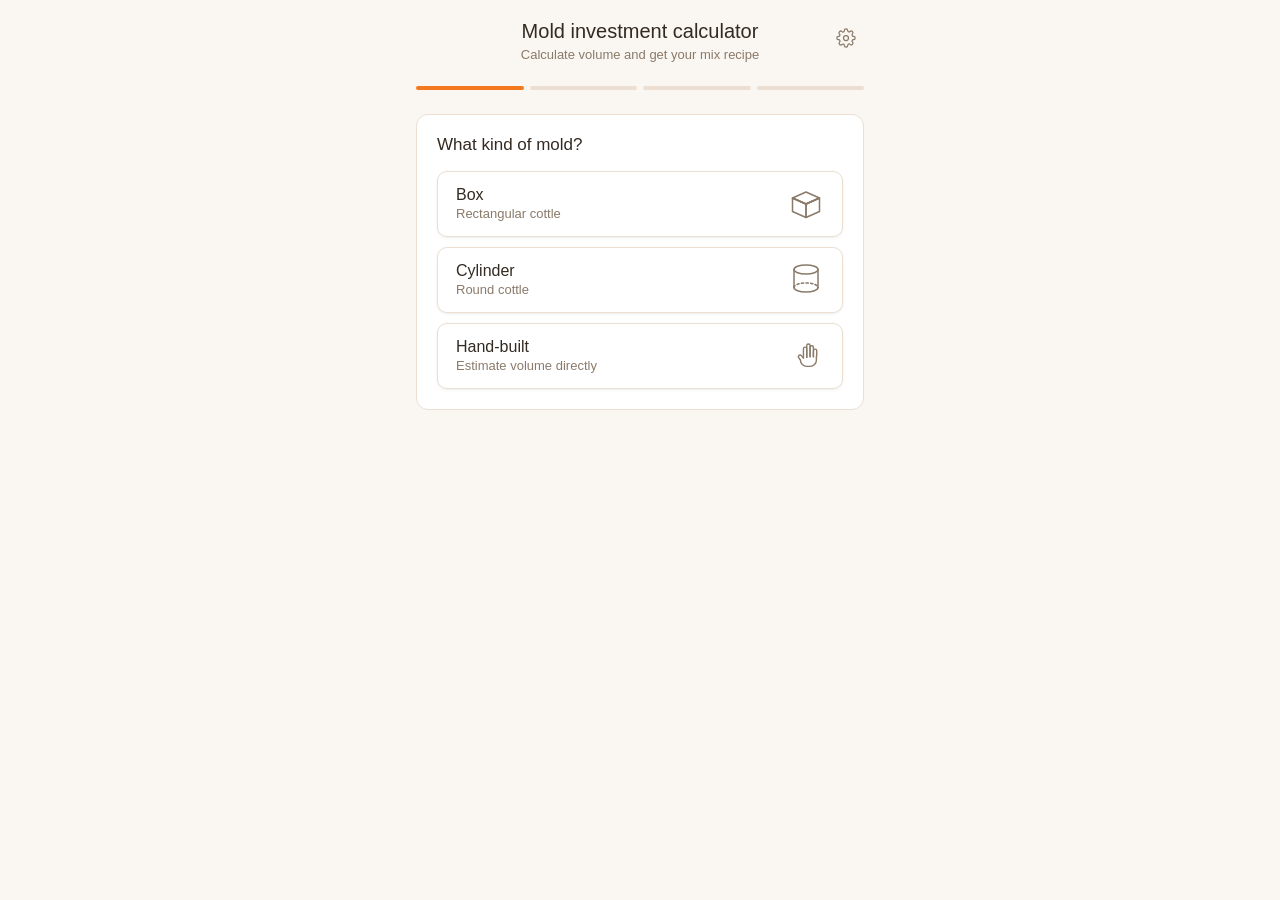
<file: volume/index.html>
<!DOCTYPE html>
<html lang="en">
<head>
<meta charset="UTF-8">
<meta name="viewport" content="width=device-width, initial-scale=1.0, maximum-scale=1.0, user-scalable=no">
<title>Mold Investment Calculator for Kiln Casting | Volumizer</title>
<meta name="description" content="Free mold investment calculator for kiln casting and glass casting artists. Enter your mold dimensions to get exact plaster, silica, and water quantities. Supports 1:1:1, 60/40, Ransom &amp; Randolph, and custom recipes.">
<meta name="keywords" content="kiln casting, kiln casting calculator, glass casting, mold investment, plaster silica calculator, casting molds, plaster calculator, silica plaster water ratio, ransom and randolph, glass mold investment, investment mix, 1:1:1 mix, 60/40 mix">
<meta property="og:type" content="website">
<meta property="og:title" content="Mold Investment Calculator for Kiln Casting">
<meta property="og:description" content="Calculate exact plaster, silica, and water quantities for kiln casting and glass casting molds. Supports 1:1:1, 60/40, Ransom &amp; Randolph, and custom investment recipes.">
<meta name="twitter:card" content="summary">
<meta name="twitter:title" content="Mold Investment Calculator for Kiln Casting">
<meta name="twitter:description" content="Calculate exact plaster, silica, and water quantities for kiln casting and glass casting molds.">
<script type="application/ld+json">
{
  "@context": "https://schema.org",
  "@type": "WebApplication",
  "name": "Mold Investment Calculator",
  "description": "Calculate exact plaster, silica, and water quantities for kiln casting and glass casting molds. Supports 1:1:1, 60/40, Ransom & Randolph, and custom investment recipes.",
  "applicationCategory": "UtilityApplication",
  "operatingSystem": "Any",
  "keywords": "kiln casting, glass casting, mold investment, plaster, silica, casting molds",
  "offers": { "@type": "Offer", "price": "0", "priceCurrency": "USD" }
}
</script>
<link rel="stylesheet" href="../theme.css">
<script src="../theme.js"></script>
<style>
  .progress {
    display: flex;
    gap: 6px;
    margin-bottom: 1.5rem;
  }

  .progress-dot {
    flex: 1;
    height: 4px;
    border-radius: 2px;
    background: var(--border);
    transition: background 0.2s;
  }

  .progress-dot.active,
  .progress-dot.complete {
    background: var(--accent);
  }

  .step {
    display: none;
    background: var(--card);
    border: 0.5px solid var(--border);
    border-radius: 12px;
    padding: 1.25rem;
    animation: fadein 0.25s ease;
  }

  .step.active { display: block; }

  @keyframes fadein {
    from { opacity: 0; transform: translateY(6px); }
    to { opacity: 1; transform: translateY(0); }
  }

  .step h2 {
    font-size: 17px;
    font-weight: 500;
    margin: 0 0 1rem;
  }

  .field {
    margin-bottom: 1rem;
  }

  .field label {
    display: block;
    font-size: 13px;
    color: var(--text-secondary);
    margin-bottom: 6px;
  }

  .field input[type="number"] {
    width: 100%;
    font-size: 17px;
    padding: 12px 48px 12px 14px;
    border: 1px solid var(--border);
    border-radius: 8px;
    background: var(--bg);
    color: var(--text);
    -webkit-appearance: none;
    -moz-appearance: textfield;
  }

  .field input[type="number"]::-webkit-outer-spin-button,
  .field input[type="number"]::-webkit-inner-spin-button {
    -webkit-appearance: none;
    margin: 0;
  }

  .field input[type="number"]:focus {
    outline: none;
    border-color: var(--accent);
    box-shadow: 0 0 0 3px var(--accent-light);
  }

  .unit-suffix {
    position: relative;
  }

  .unit-suffix span {
    position: absolute;
    right: 14px;
    top: 50%;
    transform: translateY(-50%);
    font-size: 14px;
    color: var(--text-secondary);
    pointer-events: none;
  }

  .shape-options {
    display: flex;
    flex-direction: column;
    gap: 10px;
  }

  .shape-btn {
    display: flex;
    align-items: center;
    justify-content: space-between;
    gap: 14px;
    width: 100%;
    padding: 14px 18px;
    font-size: 16px;
    font-weight: 500;
    text-align: left;
    border: 1px solid var(--border);
    border-radius: 10px;
    background: var(--card);
    color: var(--text);
    cursor: pointer;
    box-shadow: 0 1px 3px rgba(0, 0, 0, 0.07);
    transition: border-color 0.15s, background 0.15s;
  }

  .shape-icon {
    flex-shrink: 0;
    width: 36px;
    height: 36px;
    display: flex;
    align-items: center;
    justify-content: center;
  }

  .shape-icon svg {
    width: 36px;
    height: 36px;
    color: var(--text-secondary);
  }

  .shape-btn.selected .shape-icon svg {
    color: var(--accent);
  }

  .shape-btn:active {
    transform: scale(0.99);
  }

  .shape-btn.selected {
    border-color: var(--accent);
    background: var(--accent-light);
    color: var(--accent);
  }

  .shape-btn .sub {
    font-size: 13px;
    font-weight: 400;
    color: var(--text-secondary);
  }

  .shape-btn.selected .sub {
    color: var(--accent);
  }

  .toggle-row {
    display: flex;
    align-items: center;
    justify-content: space-between;
    padding: 12px 0;
    border-top: 0.5px solid var(--border);
    margin-top: 0.5rem;
  }

  .toggle-row label {
    font-size: 15px;
    font-weight: 500;
    margin: 0;
  }

  .switch-btn {
    position: relative;
    width: 48px;
    height: 28px;
    flex-shrink: 0;
    border: none;
    padding: 0;
    border-radius: 28px;
    background: var(--border);
    cursor: pointer;
  }

  .switch-btn::before {
    content: "";
    position: absolute;
    height: 22px;
    width: 22px;
    left: 3px;
    top: 3px;
    background: white;
    border-radius: 50%;
    transition: left 0.15s ease;
  }

  .switch-btn.on {
    background: var(--accent);
  }

  .switch-btn.on::before {
    left: 23px;
  }

  .pattern-options {
    display: none;
    margin-top: 1rem;
  }

  .pattern-options.visible { display: block; }

  .toggle-pills {
    display: flex;
    gap: 8px;
    margin-bottom: 1rem;
  }

  .toggle-pills button {
    flex: 1;
    padding: 10px;
    font-size: 14px;
    font-weight: 500;
    border: 1px solid var(--border);
    border-radius: 8px;
    background: var(--bg);
    color: var(--text-secondary);
    cursor: pointer;
  }

  .toggle-pills button.selected {
    border-color: var(--accent);
    background: var(--accent-light);
    color: var(--accent);
  }

  .pattern-sub {
    display: none;
  }

  .pattern-sub.visible { display: block; }

  .nav-buttons {
    display: flex;
    gap: 10px;
    margin-top: 1.5rem;
  }

  .btn {
    flex: 1;
    padding: 14px;
    font-size: 16px;
    font-weight: 500;
    border-radius: 10px;
    border: none;
    cursor: pointer;
    -webkit-appearance: none;
  }

  .btn-primary {
    background: var(--accent);
    color: white;
  }

  .btn-primary:active {
    opacity: 0.85;
  }

  .btn-secondary {
    background: var(--bg);
    color: var(--text);
    border: 1px solid var(--border);
  }

  .btn:disabled {
    opacity: 0.4;
    cursor: not-allowed;
  }

  .gut-check {
    display: none;
    margin-top: 1rem;
    padding-top: 1rem;
    border-top: 0.5px solid var(--border);
    font-size: 13px;
    color: var(--text-secondary);
  }

  .gut-check.visible { display: block; }

  .gut-check-row {
    display: flex;
    justify-content: space-between;
    align-items: baseline;
    padding: 2px 0;
  }

  .gut-check-row .gc-value {
    font-size: 15px;
    font-weight: 500;
    color: var(--text);
  }

  .radio-toggle {
    display: flex;
    gap: 8px;
    margin-bottom: 0.75rem;
  }

  .radio-toggle button {
    flex: 1;
    padding: 8px;
    font-size: 13px;
    font-weight: 500;
    border: 1px solid var(--border);
    border-radius: 8px;
    background: var(--bg);
    color: var(--text-secondary);
    cursor: pointer;
  }

  .radio-toggle button.selected {
    border-color: var(--accent);
    background: var(--accent-light);
    color: var(--accent);
  }

  .dim-field {
    display: none;
  }

  .dim-field.visible { display: block; }

  .results-grid {
    display: grid;
    grid-template-columns: 1fr 1fr;
    gap: 10px;
    margin-bottom: 1rem;
  }

  .result-card {
    background: var(--bg);
    border-radius: 8px;
    padding: 14px;
  }

  .result-card.full {
    grid-column: 1 / -1;
  }

  .result-card .label {
    font-size: 12px;
    color: var(--text-secondary);
    margin-bottom: 4px;
  }

  .result-card .value {
    font-size: 22px;
    font-weight: 500;
  }

  .result-card .value .unit {
    font-size: 13px;
    font-weight: 400;
    color: var(--text-secondary);
  }

  .result-card.highlight {
    background: var(--accent-light);
    color: var(--accent);
  }

  .result-card.highlight .label {
    color: var(--accent);
    opacity: 0.8;
  }

  .breakdown-list {
    border-top: 0.5px solid var(--border);
    padding-top: 1rem;
    margin-top: 0.5rem;
  }

  .breakdown-row {
    display: flex;
    justify-content: space-between;
    align-items: center;
    padding: 10px 0;
    font-size: 15px;
    cursor: pointer;
    user-select: none;
    -webkit-user-select: none;
  }

  .breakdown-row.checked .name,
  .breakdown-row.checked .amount {
    color: var(--text-secondary);
    text-decoration: line-through;
  }

  .breakdown-row .check-icon {
    margin-right: 8px;
    display: inline-block;
    width: 1.2em;
  }

  .breakdown-row + .breakdown-row {
    border-top: 0.5px solid var(--border);
  }

  .breakdown-row .name {
    font-weight: 500;
  }

  .breakdown-row .amount {
    font-size: 17px;
    font-weight: 500;
  }

  .ratio-badge {
    display: inline-block;
    font-size: 12px;
    color: var(--text-secondary);
    background: var(--bg);
    border-radius: 6px;
    padding: 6px 10px;
    margin-bottom: 1rem;
  }

  .summary-note {
    font-size: 12px;
    color: var(--text-secondary);
    margin: 0.5rem 0 0;
    line-height: 1.5;
  }

  .summary-note-details {
    margin-top: 1rem;
  }

  .summary-note-details summary {
    font-size: 12px;
    color: var(--text-secondary);
    cursor: pointer;
    list-style: none;
    display: inline-flex;
    align-items: center;
    gap: 4px;
    user-select: none;
  }

  .summary-note-details summary::-webkit-details-marker {
    display: none;
  }

  .summary-note-details summary::before {
    content: '▸';
    font-size: 10px;
    transition: transform 0.15s;
    display: inline-block;
  }

  .summary-note-details[open] summary::before {
    transform: rotate(90deg);
  }

  .step-note {
    font-size: 14px;
    color: var(--text-secondary);
    margin-top: -0.5rem;
  }

  .step-note-sm {
    font-size: 12px;
    color: var(--text-secondary);
    margin-top: -0.5rem;
  }

  .timer-section {
    border-top: 0.5px solid var(--border);
    margin-top: 1rem;
    padding-top: 1rem;
  }

  .timer-section h3 {
    font-size: 14px;
    font-weight: 500;
    margin: 0 0 0.75rem;
    color: var(--text-secondary);
  }

  .timer-buttons {
    display: flex;
    flex-direction: column;
    gap: 10px;
  }

  .timer-btn {
    display: flex;
    align-items: center;
    justify-content: space-between;
    gap: 12px;
    padding: 16px 18px;
    border: 1px solid var(--border);
    border-radius: 10px;
    background: var(--bg);
    color: var(--text);
    cursor: pointer;
    -webkit-appearance: none;
    text-align: left;
  }

  .timer-btn .timer-info {
    display: flex;
    flex-direction: column;
    gap: 2px;
  }

  .timer-btn .timer-name {
    font-size: 16px;
    font-weight: 500;
  }

  .timer-btn .timer-desc {
    font-size: 12px;
    color: var(--text-secondary);
    line-height: 1.3;
  }

  .timer-btn .timer-display {
    font-size: 32px;
    font-weight: 500;
    font-variant-numeric: tabular-nums;
    flex-shrink: 0;
  }

  .timer-btn .timer-icon {
    flex-shrink: 0;
    width: 36px;
    height: 36px;
    border: 1.5px solid var(--text-secondary);
    border-radius: 8px;
    color: var(--text-secondary);
    display: flex;
    align-items: center;
    justify-content: center;
  }

  .timer-btn .timer-icon svg {
    width: 18px;
    height: 18px;
  }

  .timer-btn.running .timer-icon {
    color: var(--accent);
    border-color: var(--accent);
  }

  .timer-btn.done .timer-icon {
    color: white;
    border-color: rgba(255, 255, 255, 0.7);
  }

  .timer-btn.running {
    border-color: var(--accent);
    background: var(--accent-light);
    color: var(--accent);
  }

  .timer-btn.running .timer-desc {
    color: var(--accent);
    opacity: 0.8;
  }

  .timer-btn.done {
    border-color: var(--accent);
    background: var(--accent);
    color: white;
  }

  .timer-btn.done .timer-desc {
    color: white;
    opacity: 0.9;
  }

  .preset-pills {
    display: flex;
    gap: 8px;
    margin-bottom: 1rem;
  }

  .preset-pills button {
    flex: 1;
    padding: 10px 6px;
    font-size: 12px;
    font-weight: 500;
    line-height: 1.3;
    border: 1px solid var(--border);
    border-radius: 8px;
    background: var(--bg);
    color: var(--text-secondary);
    cursor: pointer;
  }

  .preset-pills button.selected {
    border-color: var(--accent);
    background: var(--accent-light);
    color: var(--accent);
  }

  .preset-description {
    font-size: 13px;
    color: var(--text-secondary);
    margin: -0.25rem 0 1rem;
    min-height: 1.2em;
  }

  .recipe-rows {
    display: flex;
    flex-direction: column;
    gap: 10px;
    margin-bottom: 1rem;
  }

  .recipe-row {
    display: flex;
    align-items: center;
    gap: 8px;
  }

  .recipe-row input[type="text"] {
    flex: 1;
    font-size: 16px;
    padding: 12px 14px;
    border: 1px solid var(--border);
    border-radius: 8px;
    background: var(--bg);
    color: var(--text);
    -webkit-appearance: none;
    min-width: 0;
  }

  .recipe-row input[type="text"]:focus {
    outline: none;
    border-color: var(--accent);
    box-shadow: 0 0 0 3px var(--accent-light);
  }

  .recipe-row input[type="text"]:disabled {
    color: var(--text);
    opacity: 0.7;
  }

  .recipe-row .parts-wrap {
    position: relative;
    width: 100px;
    flex-shrink: 0;
  }

  .recipe-row .parts-wrap input[type="number"] {
    width: 100%;
    font-size: 16px;
    padding: 12px 44px 12px 14px;
    border: 1px solid var(--border);
    border-radius: 8px;
    background: var(--bg);
    color: var(--text);
    -webkit-appearance: none;
    -moz-appearance: textfield;
  }

  .recipe-row .parts-wrap input[type="number"]::-webkit-outer-spin-button,
  .recipe-row .parts-wrap input[type="number"]::-webkit-inner-spin-button {
    -webkit-appearance: none;
    margin: 0;
  }

  .recipe-row .parts-wrap input[type="number"]:focus {
    outline: none;
    border-color: var(--accent);
    box-shadow: 0 0 0 3px var(--accent-light);
  }

  .recipe-row .parts-wrap span {
    position: absolute;
    right: 14px;
    top: 50%;
    transform: translateY(-50%);
    font-size: 13px;
    color: var(--text-secondary);
    pointer-events: none;
  }

  .recipe-row .remove-row {
    flex-shrink: 0;
    width: 40px;
    height: 40px;
    display: flex;
    align-items: center;
    justify-content: center;
    border: 1px solid var(--border);
    border-radius: 8px;
    background: var(--bg);
    color: var(--text-secondary);
    font-size: 18px;
    cursor: pointer;
    -webkit-appearance: none;
  }

  .recipe-row .remove-row:disabled {
    opacity: 0.3;
    cursor: not-allowed;
  }

  .add-row-btn {
    width: 100%;
    padding: 12px;
    font-size: 15px;
    font-weight: 500;
    border: 1px dashed var(--border);
    border-radius: 8px;
    background: var(--bg);
    color: var(--text-secondary);
    cursor: pointer;
    -webkit-appearance: none;
  }

  /* ── Modals ─────────────────────────────────────────────────── */
  .modal-overlay {
    position: fixed;
    inset: 0;
    background: rgba(51, 42, 34, 0.45);
    display: flex;
    align-items: center;
    justify-content: center;
    padding: 1.25rem;
    z-index: 100;
  }

  .settings-btn {
    position: absolute;
    top: 0;
    right: 0;
    width: 36px;
    height: 36px;
    display: flex;
    align-items: center;
    justify-content: center;
    border: none;
    background: none;
    color: var(--text-secondary);
    cursor: pointer;
    -webkit-appearance: none;
    padding: 0;
  }

  .settings-btn svg {
    width: 20px;
    height: 20px;
  }

  .settings-btn:active {
    color: var(--accent);
  }

  .settings-unit-toggle {
    display: flex;
    gap: 6px;
  }

  .settings-unit-btn {
    padding: 6px 14px;
    font-size: 14px;
    font-weight: 500;
    border: 1px solid var(--border);
    border-radius: 8px;
    background: var(--bg);
    color: var(--text-secondary);
    cursor: pointer;
    -webkit-appearance: none;
  }

  .settings-unit-btn.selected {
    border-color: var(--accent);
    background: var(--accent-light);
    color: var(--accent);
  }

  .modal-card {
    background: var(--card);
    border: 1px solid var(--border);
    border-radius: 14px;
    padding: 20px;
    width: 100%;
    max-width: 320px;
    box-shadow: 0 8px 32px rgba(0, 0, 0, 0.18);
  }

  .modal-card h3 {
    font-size: 17px;
    font-weight: 600;
    margin: 0 0 14px;
    color: var(--text);
  }

  .modal-card .modal-msg {
    font-size: 14px;
    color: var(--text);
    margin: 0 0 16px;
    line-height: 1.4;
  }

  .modal-input {
    width: 100%;
    font-size: 16px;
    padding: 12px 14px;
    border: 1px solid var(--border);
    border-radius: 8px;
    background: var(--bg);
    color: var(--text);
    margin-bottom: 14px;
    box-sizing: border-box;
    -webkit-appearance: none;
  }

  .modal-input:focus {
    outline: none;
    border-color: var(--accent);
    box-shadow: 0 0 0 3px var(--accent-light);
  }

  .modal-btns {
    display: flex;
    gap: 10px;
  }

  .btn-danger {
    background: var(--danger);
    color: white;
    flex: 1;
    padding: 14px;
    font-size: 16px;
    font-weight: 500;
    border-radius: 10px;
    border: none;
    cursor: pointer;
    -webkit-appearance: none;
  }

  .btn-danger:active {
    opacity: 0.85;
  }

  /* ── My recipes section ───────────────────────────────────────── */
  .my-recipes {
    margin-bottom: 1rem;
    border: 1px solid var(--border);
    border-radius: 10px;
    overflow: hidden;
  }

  .my-recipes-toggle {
    width: 100%;
    display: flex;
    align-items: center;
    gap: 6px;
    padding: 12px 14px;
    font-size: 14px;
    font-weight: 500;
    background: var(--bg);
    border: none;
    color: var(--text);
    cursor: pointer;
    text-align: left;
    -webkit-appearance: none;
  }

  .my-recipes-toggle:active {
    opacity: 0.85;
  }

  .my-recipes-list {
    border-top: 1px solid var(--border);
  }

  .my-recipe-row {
    display: flex;
    align-items: center;
    justify-content: space-between;
    padding: 11px 14px;
    border-top: 0.5px solid var(--border);
  }

  .my-recipe-row:first-child {
    border-top: none;
  }

  .my-recipe-name {
    font-size: 15px;
    color: var(--text);
    flex: 1;
    cursor: pointer;
    padding: 2px 0;
  }

  .my-recipe-delete {
    font-size: 13px;
    color: var(--danger);
    background: none;
    border: none;
    padding: 4px 8px;
    cursor: pointer;
    -webkit-appearance: none;
    flex-shrink: 0;
  }

  /* ── Save recipe button ────────────────────────────────────────── */
  .step-heading-row {
    display: flex;
    align-items: center;
    gap: 8px;
    margin-bottom: 1rem;
  }

  .step-heading-row h2 {
    margin: 0;
    flex: 1;
  }

  .help-btn {
    flex-shrink: 0;
    width: 24px;
    height: 24px;
    border-radius: 50%;
    border: 1.5px solid var(--border);
    background: var(--bg);
    color: var(--text-secondary);
    font-size: 13px;
    font-weight: 600;
    cursor: pointer;
    display: flex;
    align-items: center;
    justify-content: center;
    -webkit-appearance: none;
    padding: 0;
    line-height: 1;
  }

  .help-btn.open {
    border-color: var(--accent);
    color: var(--accent);
    background: var(--accent-light);
  }

  .save-recipe-btn {
    width: 100%;
    padding: 12px;
    font-size: 15px;
    font-weight: 500;
    border: 1.5px solid var(--accent);
    border-radius: 8px;
    background: var(--card);
    color: var(--accent);
    cursor: pointer;
    margin-top: 1rem;
    margin-bottom: 1rem;
    -webkit-appearance: none;
  }

  .save-recipe-btn:active {
    background: var(--accent-light);
  }
</style>
</head>
<body>
<div class="container">
  <header>
    <h1>Mold investment calculator</h1>
    <p>Calculate volume and get your mix recipe</p>
    <button class="settings-btn" id="settings-btn" type="button" aria-label="Settings">
      <svg viewBox="0 0 24 24" fill="none" stroke="currentColor" stroke-width="1.5" stroke-linecap="round" stroke-linejoin="round">
        <circle cx="12" cy="12" r="3"/>
        <path d="M19.4 15a1.65 1.65 0 0 0 .33 1.82l.06.06a2 2 0 0 1-2.83 2.83l-.06-.06a1.65 1.65 0 0 0-1.82-.33 1.65 1.65 0 0 0-1 1.51V21a2 2 0 0 1-4 0v-.09A1.65 1.65 0 0 0 9 19.4a1.65 1.65 0 0 0-1.82.33l-.06.06a2 2 0 0 1-2.83-2.83l.06-.06A1.65 1.65 0 0 0 4.68 15a1.65 1.65 0 0 0-1.51-1H3a2 2 0 0 1 0-4h.09A1.65 1.65 0 0 0 4.6 9a1.65 1.65 0 0 0-.33-1.82l-.06-.06a2 2 0 0 1 2.83-2.83l.06.06A1.65 1.65 0 0 0 9 4.68a1.65 1.65 0 0 0 1-1.51V3a2 2 0 0 1 4 0v.09a1.65 1.65 0 0 0 1 1.51 1.65 1.65 0 0 0 1.82-.33l.06-.06a2 2 0 0 1 2.83 2.83l-.06.06A1.65 1.65 0 0 0 19.4 9a1.65 1.65 0 0 0 1.51 1H21a2 2 0 0 1 0 4h-.09a1.65 1.65 0 0 0-1.51 1z"/>
      </svg>
    </button>
  </header>

  <div class="progress">
    <div class="progress-dot" data-step="1"></div>
    <div class="progress-dot" data-step="2"></div>
    <div class="progress-dot" data-step="3"></div>
    <div class="progress-dot" data-step="4"></div>
  </div>

  <!-- Step 1: Shape selection -->
  <div class="step" data-step="1">
    <h2>What kind of mold?</h2>
    <div class="shape-options">
      <button class="shape-btn" type="button" data-shape="box">
        <span class="shape-text">Box<br><span class="sub">Rectangular cottle</span></span>
        <span class="shape-icon">
          <svg viewBox="0 0 48 48" fill="none" stroke="currentColor" stroke-width="2" stroke-linejoin="round" stroke-linecap="round" xmlns="http://www.w3.org/2000/svg">
            <polygon points="6,16 24,8 42,16 24,24" />
            <polygon points="6,16 6,34 24,42 24,24" />
            <polygon points="42,16 42,34 24,42 24,24" />
            <line x1="6" y1="16" x2="24" y2="24" />
            <line x1="42" y1="16" x2="24" y2="24" />
          </svg>
        </span>
      </button>
      <button class="shape-btn" type="button" data-shape="cylinder">
        <span class="shape-text">Cylinder<br><span class="sub">Round cottle</span></span>
        <span class="shape-icon">
          <svg viewBox="0 0 48 48" fill="none" stroke="currentColor" stroke-width="2" stroke-linejoin="round" stroke-linecap="round" xmlns="http://www.w3.org/2000/svg">
            <ellipse cx="24" cy="10" rx="16" ry="6" />
            <line x1="8" y1="10" x2="8" y2="34" />
            <line x1="40" y1="10" x2="40" y2="34" />
            <path d="M8 34 A16 6 0 0 0 40 34" />
            <path d="M8 34 A16 6 0 0 1 40 34" stroke-dasharray="3 3" />
          </svg>
        </span>
      </button>
      <button class="shape-btn" type="button" data-shape="handbuilt">
        <span class="shape-text">Hand-built<br><span class="sub">Estimate volume directly</span></span>
        <span class="shape-icon">
          <svg viewBox="-2 -2 52 52" fill="none" stroke="currentColor" stroke-width="2" stroke-linejoin="round" stroke-linecap="round" xmlns="http://www.w3.org/2000/svg">
            <path d="M16 30 a9 9 0 0 0 9 9 h5 a9 9 0 0 0 9 -9 v-6" />
            <path d="M16 30 l-2.5 -3.5 a2.4 2.4 0 0 1 3.8 -3 l3 3.5" />
            <path d="M20.3 27 v-13.5 a2.4 2.4 0 0 1 4.8 0 v12.5" />
            <path d="M25.1 26 v-17 a2.4 2.4 0 0 1 4.8 0 v16" />
            <path d="M29.9 25 v-13.5 a2.4 2.4 0 0 1 4.8 0 v13.5" />
            <path d="M34.7 25 v-8.5 a2.4 2.4 0 0 1 4.8 0 v7.5" />
          </svg>
        </span>
      </button>
    </div>
  </div>

  <!-- Step 2: Dimensions -->
  <div class="step" data-step="2">
    <h2 id="step2-title">Enter dimensions</h2>

    <div id="box-fields">
      <div class="field">
        <label for="box-l">Length</label>
        <div class="unit-suffix">
          <input type="number" inputmode="decimal" id="box-l" placeholder="0" min="0" step="0.1">
          <span class="unit-label-len">cm</span>
        </div>
      </div>
      <div class="field">
        <label for="box-w">Width</label>
        <div class="unit-suffix">
          <input type="number" inputmode="decimal" id="box-w" placeholder="0" min="0" step="0.1">
          <span class="unit-label-len">cm</span>
        </div>
      </div>
      <div class="field">
        <label for="box-h">Height</label>
        <div class="unit-suffix">
          <input type="number" inputmode="decimal" id="box-h" placeholder="0" min="0" step="0.1">
          <span class="unit-label-len">cm</span>
        </div>
      </div>
    </div>

    <div id="cylinder-fields">
      <div class="radio-toggle">
        <button class="dim-mode-btn selected" data-dimmode="radius" type="button">Radius</button>
        <button class="dim-mode-btn" data-dimmode="diameter" type="button">Diameter</button>
      </div>
      <div class="field dim-field visible" id="cyl-radius-field">
        <label for="cyl-r">Radius</label>
        <div class="unit-suffix">
          <input type="number" inputmode="decimal" id="cyl-r" placeholder="0" min="0" step="0.1">
          <span class="unit-label-len">cm</span>
        </div>
      </div>
      <div class="field dim-field" id="cyl-diameter-field">
        <label for="cyl-d">Diameter</label>
        <div class="unit-suffix">
          <input type="number" inputmode="decimal" id="cyl-d" placeholder="0" min="0" step="0.1">
          <span class="unit-label-len">cm</span>
        </div>
      </div>
      <div class="field">
        <label for="cyl-h">Height</label>
        <div class="unit-suffix">
          <input type="number" inputmode="decimal" id="cyl-h" placeholder="0" min="0" step="0.1">
          <span class="unit-label-len">cm</span>
        </div>
      </div>
    </div>

    <div id="handbuilt-fields">
      <div class="field">
        <label for="hb-vol">Estimated volume</label>
        <div class="unit-suffix">
          <input type="number" inputmode="decimal" id="hb-vol" placeholder="0" min="0" step="0.1">
          <span class="unit-label-vol">cm³</span>
        </div>
      </div>
    </div>

    <div class="gut-check" id="step2-gutcheck">
      <div class="gut-check-row">
        <span>Cottle volume</span>
        <span class="gc-value" id="gc-cottle-volume">—</span>
      </div>
      <div class="gut-check-row" id="gc-step2-pattern-row" style="display:none">
        <span>Model volume</span>
        <span class="gc-value" id="gc-step2-pattern">—</span>
      </div>
      <div class="gut-check-row" id="gc-step2-net-row" style="display:none">
        <span>Net volume</span>
        <span class="gc-value" id="gc-step2-net">—</span>
      </div>
    </div>

    <div class="step-heading-row" style="margin-top: 1.25rem;">
      <span style="font-size: 15px; color: var(--text);">Subtract model volume?</span>
      <button class="switch-btn" id="pattern-toggle" type="button" aria-label="Subtract model volume" aria-pressed="false"></button>
    </div>

    <div class="pattern-options" id="pattern-options">
      <p class="step-note" style="margin: 0.75rem 0 1rem;">
        The model (also called the pattern) is the positive object inside the cottle. Subtract its volume so you don't make more than necessary.
      </p>
      <div class="toggle-pills">
        <button class="pill-btn selected" data-mode="volume">Estimated volume</button>
        <button class="pill-btn" data-mode="weight">By weight (wax)</button>
      </div>

      <div class="pattern-sub visible" id="pattern-volume-sub">
        <div class="field">
          <label for="pattern-vol">Model volume</label>
          <div class="unit-suffix">
            <input type="number" inputmode="decimal" id="pattern-vol" placeholder="0" min="0" step="0.1">
            <span class="unit-label-vol">cm³</span>
          </div>
        </div>
      </div>

      <div class="pattern-sub" id="pattern-weight-sub">
        <div class="field">
          <label for="pattern-weight">Model weight</label>
          <div class="unit-suffix">
            <input type="number" inputmode="decimal" id="pattern-weight" placeholder="0" min="0" step="0.1">
            <span>g</span>
          </div>
        </div>
        <p class="step-note-sm">
          Converted using Victory Brown wax specific gravity (0.93)
        </p>
      </div>
    </div>

    <div class="nav-buttons">
      <button class="btn btn-secondary" id="back2">Back</button>
      <button class="btn btn-primary" id="next2" disabled>Next</button>
    </div>
  </div>

  <!-- Step 3: Recipe -->
  <div class="step" data-step="3">
    <div class="step-heading-row">
      <h2>Your recipe</h2>
      <button class="help-btn" id="recipe-help-btn" type="button" aria-label="What are parts?">?</button>
    </div>
    <p class="step-note recipe-help-note" id="recipe-help-note" style="display:none">
      How much of each ingredient, relative to water? Water is always 1 part — everything else is measured against it.
    </p>

    <div class="preset-pills" id="recipe-presets"></div>

    <p class="preset-description" id="preset-description"></p>

    <div class="my-recipes" id="my-recipes-section" style="display:none">
      <button class="my-recipes-toggle" id="my-recipes-toggle" type="button">
        <span id="my-recipes-arrow">⏵</span>&nbsp;My recipes
      </button>
      <div class="my-recipes-list" id="my-recipes-list" style="display:none"></div>
    </div>

    <p class="preset-description" id="custom-recipe-name" style="display:none"></p>

    <div class="recipe-rows" id="recipe-rows"></div>

    <button class="add-row-btn" id="add-ingredient" type="button">+ Add ingredient</button>

    <button class="save-recipe-btn" id="save-recipe-btn" type="button" style="display:none">Save custom recipe</button>

    <div class="gut-check" id="step4-gutcheck">
      <div class="gut-check-row">
        <span>Cottle volume</span>
        <span class="gc-value" id="gc-step4-cottle">—</span>
      </div>
      <div class="gut-check-row" id="gc-step4-pattern-row">
        <span>Model volume</span>
        <span class="gc-value" id="gc-step4-pattern">—</span>
      </div>
      <div class="gut-check-row" id="gc-step4-net-row">
        <span>Net volume</span>
        <span class="gc-value" id="gc-step4-net">—</span>
      </div>
    </div>

    <div class="nav-buttons">
      <button class="btn btn-secondary" id="back4">Back</button>
      <button class="btn btn-primary" id="next4">Calculate</button>
    </div>
  </div>

  <!-- Step 4: Results -->
  <div class="step" data-step="4" id="step-results">
    <h2>Your mix</h2>
    <div class="ratio-badge" id="ratio-label"></div>

    <div class="results-grid" id="volume-results"></div>

    <div class="breakdown-list" id="breakdown-list"></div>

    <details class="summary-note-details">
      <summary>How is this calculated?</summary>
      <p class="summary-note">Weights are calculated from net mold volume × 0.64 = water weight (g), with each ingredient scaled by its parts relative to water. Weights are approximate — enable Precision mode in Settings for decimal values.</p>
    </details>

    <div class="timer-section">
      <h3>Timers</h3>
      <div class="timer-buttons">
        <button class="timer-btn" id="slake-timer" data-seconds="180" type="button">
          <span class="timer-info">
            <span class="timer-name">Slake</span>
            <span class="timer-desc">Sprinkle dry into water, let sit</span>
          </span>
          <span class="timer-display">3:00</span>
          <span class="timer-icon" aria-hidden="true"></span>
        </button>
        <button class="timer-btn" id="mix-timer" data-seconds="180" type="button">
          <span class="timer-info">
            <span class="timer-name">Mix</span>
            <span class="timer-desc">Stir to a smooth consistency</span>
          </span>
          <span class="timer-display">3:00</span>
          <span class="timer-icon" aria-hidden="true"></span>
        </button>
      </div>
    </div>

    <div class="nav-buttons">
      <button class="btn btn-secondary" id="back5">Back</button>
      <button class="btn btn-primary" id="restart">Start over</button>
    </div>
  </div>

  <!-- Save recipe modal -->
  <div class="modal-overlay" id="save-modal" style="display:none" role="dialog" aria-modal="true" aria-labelledby="save-modal-title">
    <div class="modal-card">
      <h3 id="save-modal-title">Save recipe</h3>
      <input class="modal-input" id="save-recipe-name" type="text" placeholder="Recipe name">
      <div class="modal-btns">
        <button class="btn btn-secondary" id="save-modal-cancel" type="button">Cancel</button>
        <button class="btn btn-primary" id="save-modal-confirm" type="button">Save</button>
      </div>
    </div>
  </div>

  <!-- Settings modal -->
  <div class="modal-overlay" id="settings-modal" style="display:none" role="dialog" aria-modal="true" aria-labelledby="settings-modal-title">
    <div class="modal-card">
      <h3 id="settings-modal-title">Settings</h3>
      <div class="toggle-row">
        <label>Units</label>
        <div class="settings-unit-toggle">
          <button class="settings-unit-btn" id="settings-unit-metric" type="button">Metric</button>
          <button class="settings-unit-btn" id="settings-unit-imperial" type="button">Imperial</button>
        </div>
      </div>
      <div class="toggle-row">
        <div>
          <label style="margin-bottom: 2px;">Precision mode</label>
          <div style="font-size: 12px; color: var(--text-secondary); font-weight: 400;">Show decimal gram weights</div>
        </div>
        <button class="switch-btn" id="precision-toggle" type="button" aria-label="Precision mode" aria-pressed="false"></button>
      </div>
      <div class="toggle-row">
        <label>High contrast</label>
        <button class="switch-btn" id="hc-toggle" type="button" aria-label="High contrast" aria-pressed="false"></button>
      </div>
      <div class="modal-btns" style="margin-top: 1.25rem;">
        <button class="btn btn-primary" id="settings-done" type="button">Done</button>
      </div>
    </div>
  </div>

  <!-- Delete recipe modal -->
  <div class="modal-overlay" id="delete-modal" style="display:none" role="dialog" aria-modal="true" aria-labelledby="delete-modal-title">
    <div class="modal-card">
      <h3 id="delete-modal-title">Delete recipe?</h3>
      <p class="modal-msg" id="delete-modal-msg"></p>
      <div class="modal-btns">
        <button class="btn btn-secondary" id="delete-modal-cancel" type="button">Cancel</button>
        <button class="btn-danger" id="delete-modal-confirm" type="button">Delete</button>
      </div>
    </div>
  </div>
</div>

<script src="recipes.js"></script>
<script>
(function () {
  const state = {
    shape: null,
    box: { l: 0, w: 0, h: 0 },
    cylinder: { dimMode: 'radius', r: 0, d: 0, h: 0 },
    handbuilt: { vol: 0 },
    patternEnabled: false,
    patternMode: 'volume',
    patternVol: 0,
    patternWeight: 0,
    recipe: []
  };

  const PRESETS = RECIPE_PRESETS;

  const WAX_SG = 0.93;
  const WATER_RATIO = 0.64;

  // ── Custom recipe storage ──────────────────────────────────────
  const CUSTOM_RECIPES_KEY = 'volumizer_custom_recipes';
  const LAST_RECIPE_KEY = 'volumizer_last_recipe';
  const SETTINGS_KEY = 'volumizer_settings';
  const IN3_PER_CM3 = 16.387064;

  function escapeHtml(s) {
    return s.replace(/&/g, '&amp;').replace(/</g, '&lt;').replace(/>/g, '&gt;').replace(/"/g, '&quot;');
  }

  function loadCustomRecipes() {
    try {
      return JSON.parse(localStorage.getItem(CUSTOM_RECIPES_KEY) || '[]');
    } catch (e) {
      return [];
    }
  }

  function saveCustomRecipes(arr) {
    localStorage.setItem(CUSTOM_RECIPES_KEY, JSON.stringify(arr));
  }

  // ── Settings ──────────────────────────────────────────────────
  function loadAppSettings() {
    try { return JSON.parse(localStorage.getItem(SETTINGS_KEY)) || {}; } catch (e) { return {}; }
  }
  function saveAppSettings() {
    localStorage.setItem(SETTINGS_KEY, JSON.stringify(settings));
  }
  const settings = Object.assign({ units: 'metric', highContrast: false, precisionMode: false }, loadAppSettings());

  function volUnit() {
    return settings.units === 'imperial' ? 'in³' : 'cm³';
  }
  function fmtWeight(w) {
    return settings.precisionMode
      ? w.toFixed(1) + ' g'
      : '~' + Math.round(w) + ' g';
  }
  function fmtVol(cm3) {
    if (settings.units === 'imperial') {
      const val = cm3 / IN3_PER_CM3;
      return settings.precisionMode
        ? (Math.round(val * 10) / 10) + ' in³'
        : '~' + Math.round(val) + ' in³';
    }
    return settings.precisionMode
      ? round(cm3) + ' cm³'
      : '~' + Math.round(cm3) + ' cm³';
  }
  function fmtVolNum(cm3) {
    if (settings.units === 'imperial') {
      const val = cm3 / IN3_PER_CM3;
      return settings.precisionMode ? Math.round(val * 10) / 10 : '~' + Math.round(val);
    }
    return settings.precisionMode ? round(cm3) : '~' + Math.round(cm3);
  }
  function updateUnitLabels() {
    const len = settings.units === 'imperial' ? 'in' : 'cm';
    const vol = settings.units === 'imperial' ? 'in³' : 'cm³';
    document.querySelectorAll('.unit-label-len').forEach(el => el.textContent = len);
    document.querySelectorAll('.unit-label-vol').forEach(el => el.textContent = vol);
  }
  function convertInputValues(fromUnits) {
    const toImperial = fromUnits === 'metric';
    const lenFactor = toImperial ? (1 / 2.54) : 2.54;
    const volFactor = toImperial ? (1 / IN3_PER_CM3) : IN3_PER_CM3;
    ['box-l', 'box-w', 'box-h', 'cyl-r', 'cyl-d', 'cyl-h'].forEach(id => {
      const el = document.getElementById(id);
      const val = parseFloat(el.value);
      if (val > 0) el.value = Math.round(val * lenFactor * 100) / 100;
    });
    ['hb-vol', 'pattern-vol'].forEach(id => {
      const el = document.getElementById(id);
      const val = parseFloat(el.value);
      if (val > 0) el.value = Math.round(val * volFactor * 10) / 10;
    });
  }
  function refreshAfterUnitChange(prevUnits) {
    if (prevUnits !== settings.units) convertInputValues(prevUnits);
    updateUnitLabels();
    validateStep2();
    updatePatternGutcheck();
    updateStep4Gutcheck();
    if (document.getElementById('step-results').classList.contains('active')) calculateAndShowResults();
  }

  function recipesMatch(a, b) {
    if (a.length !== b.length) return false;
    return a.every((ing, idx) =>
      ing.name.trim().toLowerCase() === b[idx].name.trim().toLowerCase() &&
      Math.abs(ing.parts - b[idx].parts) < 0.001
    );
  }


  function round(n) {
    return Math.round(n * 10) / 10;
  }

  function getCottleVolume() {
    const imp = settings.units === 'imperial';
    if (state.shape === 'box') {
      const l = parseFloat(document.getElementById('box-l').value) || 0;
      const w = parseFloat(document.getElementById('box-w').value) || 0;
      const h = parseFloat(document.getElementById('box-h').value) || 0;
      return imp ? l * w * h * IN3_PER_CM3 : l * w * h;
    } else if (state.shape === 'cylinder') {
      let r;
      if (state.cylinder.dimMode === 'radius') {
        r = parseFloat(document.getElementById('cyl-r').value) || 0;
      } else {
        const d = parseFloat(document.getElementById('cyl-d').value) || 0;
        r = d / 2;
      }
      const h = parseFloat(document.getElementById('cyl-h').value) || 0;
      return imp ? Math.PI * r * r * h * IN3_PER_CM3 : Math.PI * r * r * h;
    } else if (state.shape === 'handbuilt') {
      const vol = parseFloat(document.getElementById('hb-vol').value) || 0;
      return imp ? vol * IN3_PER_CM3 : vol;
    }
    return 0;
  }

  const steps = document.querySelectorAll('.step');
  const dots = document.querySelectorAll('.progress-dot');

  function showStep(n) {
    steps.forEach(s => s.classList.toggle('active', s.dataset.step === String(n)));
    dots.forEach(d => {
      const ds = Number(d.dataset.step);
      d.classList.toggle('active', ds === n);
      d.classList.toggle('complete', ds < n);
    });
    window.scrollTo({ top: 0, behavior: 'smooth' });
  }

  // Step 1: shape selection
  const shapeButtons = document.querySelectorAll('.shape-btn');

  shapeButtons.forEach(btn => {
    btn.addEventListener('click', () => {
      shapeButtons.forEach(b => b.classList.remove('selected'));
      btn.classList.add('selected');
      if (state.shape !== btn.dataset.shape) recipeInitialized = false;
      state.shape = btn.dataset.shape;
      setupStep2();
      showStep(2);
    });
  });

  // Step 2: dimensions
  const step2Title = document.getElementById('step2-title');
  const boxFields = document.getElementById('box-fields');
  const cylinderFields = document.getElementById('cylinder-fields');
  const handbuiltFields = document.getElementById('handbuilt-fields');
  const next2 = document.getElementById('next2');
  const back2 = document.getElementById('back2');

  function setupStep2() {
    boxFields.style.display = 'none';
    cylinderFields.style.display = 'none';
    handbuiltFields.style.display = 'none';

    if (state.shape === 'box') {
      step2Title.textContent = 'Box dimensions';
      boxFields.style.display = 'block';
      focusField('box-l');
    } else if (state.shape === 'cylinder') {
      step2Title.textContent = 'Cylinder dimensions';
      cylinderFields.style.display = 'block';
      focusField(state.cylinder.dimMode === 'radius' ? 'cyl-r' : 'cyl-d');
    } else {
      step2Title.textContent = 'Estimated volume';
      handbuiltFields.style.display = 'block';
      focusField('hb-vol');
    }
    validateStep2();
  }

  function focusField(id) {
    requestAnimationFrame(() => {
      const el = document.getElementById(id);
      if (el) el.focus();
    });
  }

  const step2Gutcheck = document.getElementById('step2-gutcheck');
  const gcCottleVolume = document.getElementById('gc-cottle-volume');

  function validateStep2() {
    let valid = false;
    if (state.shape === 'box') {
      const l = parseFloat(document.getElementById('box-l').value);
      const w = parseFloat(document.getElementById('box-w').value);
      const h = parseFloat(document.getElementById('box-h').value);
      valid = l > 0 && w > 0 && h > 0;
    } else if (state.shape === 'cylinder') {
      const h = parseFloat(document.getElementById('cyl-h').value);
      let dim;
      if (state.cylinder.dimMode === 'radius') {
        dim = parseFloat(document.getElementById('cyl-r').value);
      } else {
        dim = parseFloat(document.getElementById('cyl-d').value);
      }
      valid = dim > 0 && h > 0;
    } else {
      const v = parseFloat(document.getElementById('hb-vol').value);
      valid = v > 0;
    }
    next2.disabled = !valid;

    if (valid) {
      const vol = getCottleVolume();
      gcCottleVolume.textContent = fmtVol(vol);
      step2Gutcheck.classList.add('visible');
    } else {
      step2Gutcheck.classList.remove('visible');
    }
  }

  ['box-l', 'box-w', 'box-h', 'cyl-r', 'cyl-d', 'cyl-h', 'hb-vol'].forEach(id => {
    document.getElementById(id).addEventListener('input', validateStep2);
  });

  // Keep radius and diameter in sync
  const cylRInput = document.getElementById('cyl-r');
  const cylDInput = document.getElementById('cyl-d');

  cylRInput.addEventListener('input', () => {
    const r = parseFloat(cylRInput.value);
    cylDInput.value = isNaN(r) ? '' : round(r * 2);
  });

  cylDInput.addEventListener('input', () => {
    const d = parseFloat(cylDInput.value);
    cylRInput.value = isNaN(d) ? '' : round(d / 2);
  });

  // Cylinder radius/diameter toggle
  const dimModeButtons = document.querySelectorAll('.dim-mode-btn');
  const cylRadiusField = document.getElementById('cyl-radius-field');
  const cylDiameterField = document.getElementById('cyl-diameter-field');

  dimModeButtons.forEach(btn => {
    btn.addEventListener('click', () => {
      dimModeButtons.forEach(b => b.classList.remove('selected'));
      btn.classList.add('selected');
      state.cylinder.dimMode = btn.dataset.dimmode;
      cylRadiusField.classList.toggle('visible', state.cylinder.dimMode === 'radius');
      cylDiameterField.classList.toggle('visible', state.cylinder.dimMode === 'diameter');
      validateStep2();
      focusField(state.cylinder.dimMode === 'radius' ? 'cyl-r' : 'cyl-d');
    });
  });

  back2.addEventListener('click', () => showStep(1));

  next2.addEventListener('click', () => {
    if (state.patternEnabled) {
      if (state.patternMode === 'volume') {
        state.patternVol = getPatternVolume();
      } else {
        state.patternWeight = parseFloat(document.getElementById('pattern-weight').value) || 0;
        state.patternVol = state.patternWeight / WAX_SG;
      }
    } else {
      state.patternVol = 0;
    }
    setupStep4();
    showStep(3);
  });

  // Pattern subtraction (now part of step 2)
  const patternToggle = document.getElementById('pattern-toggle');
  const patternOptions = document.getElementById('pattern-options');
  const pillButtons = document.querySelectorAll('.pill-btn');
  const patternVolumeSub = document.getElementById('pattern-volume-sub');
  const patternWeightSub = document.getElementById('pattern-weight-sub');

  const gcStep2PatternRow = document.getElementById('gc-step2-pattern-row');
  const gcStep2NetRow = document.getElementById('gc-step2-net-row');
  const gcStep2Pattern = document.getElementById('gc-step2-pattern');
  const gcStep2Net = document.getElementById('gc-step2-net');

  function getPatternVolume() {
    if (!state.patternEnabled) return 0;
    if (state.patternMode === 'volume') {
      const vol = parseFloat(document.getElementById('pattern-vol').value) || 0;
      return settings.units === 'imperial' ? vol * IN3_PER_CM3 : vol;
    } else {
      const w = parseFloat(document.getElementById('pattern-weight').value) || 0;
      return w / WAX_SG;
    }
  }

  function updatePatternGutcheck() {
    if (state.patternEnabled) {
      const cottleVol = getCottleVolume();
      const patternVol = getPatternVolume();
      const netVol = Math.max(0, cottleVol - patternVol);
      gcStep2Pattern.textContent = fmtVol(patternVol);
      gcStep2Net.textContent = fmtVol(netVol);
      gcStep2PatternRow.style.display = 'flex';
      gcStep2NetRow.style.display = 'flex';
    } else {
      gcStep2PatternRow.style.display = 'none';
      gcStep2NetRow.style.display = 'none';
    }
  }

  patternToggle.addEventListener('click', () => {
    state.patternEnabled = !state.patternEnabled;
    patternToggle.classList.toggle('on', state.patternEnabled);
    patternToggle.setAttribute('aria-pressed', String(state.patternEnabled));
    patternOptions.classList.toggle('visible', state.patternEnabled);
    if (!state.patternEnabled) {
      state.patternVol = 0;
      state.patternWeight = 0;
    }
    updatePatternGutcheck();
    if (state.patternEnabled) {
      focusField(state.patternMode === 'volume' ? 'pattern-vol' : 'pattern-weight');
    }
  });

  ['pattern-vol', 'pattern-weight'].forEach(id => {
    document.getElementById(id).addEventListener('input', updatePatternGutcheck);
  });

  pillButtons.forEach(btn => {
    btn.addEventListener('click', () => {
      pillButtons.forEach(b => b.classList.remove('selected'));
      btn.classList.add('selected');
      state.patternMode = btn.dataset.mode;
      patternVolumeSub.classList.toggle('visible', state.patternMode === 'volume');
      patternWeightSub.classList.toggle('visible', state.patternMode === 'weight');
      updatePatternGutcheck();
      focusField(state.patternMode === 'volume' ? 'pattern-vol' : 'pattern-weight');
    });
  });

  // Step 3: recipe
  const back4 = document.getElementById('back4');
  const next4 = document.getElementById('next4');
  const recipeRowsEl = document.getElementById('recipe-rows');
  const addIngredientBtn = document.getElementById('add-ingredient');
  const recipePresetsEl = document.getElementById('recipe-presets');

  recipePresetsEl.innerHTML = Object.keys(PRESETS).map(key =>
    `<button class="preset-btn" data-preset="${key}" type="button">${PRESETS[key].label}</button>`
  ).join('');

  const presetButtons = document.querySelectorAll('.preset-btn');

  const step4Gutcheck = document.getElementById('step4-gutcheck');
  const gcStep4Cottle = document.getElementById('gc-step4-cottle');
  const gcStep4Pattern = document.getElementById('gc-step4-pattern');
  const gcStep4Net = document.getElementById('gc-step4-net');
  const gcStep4PatternRow = document.getElementById('gc-step4-pattern-row');
  const gcStep4NetRow = document.getElementById('gc-step4-net-row');

  let recipeInitialized = false;

  // ── My recipes section ────────────────────────────────────────
  const myRecipesSection = document.getElementById('my-recipes-section');
  const myRecipesList = document.getElementById('my-recipes-list');
  const myRecipesToggle = document.getElementById('my-recipes-toggle');
  const myRecipesArrow = document.getElementById('my-recipes-arrow');
  let myRecipesOpen = false;

  function renderMyRecipesList(recipes) {
    myRecipesList.innerHTML = recipes.map(cr => `
      <div class="my-recipe-row">
        <span class="my-recipe-name" data-key="${cr.key}">${escapeHtml(cr.name)}</span>
        <button class="my-recipe-delete" type="button" data-key="${cr.key}" data-name="${escapeHtml(cr.name)}">Delete</button>
      </div>
    `).join('');

    myRecipesList.querySelectorAll('.my-recipe-name').forEach(el => {
      el.addEventListener('click', () => loadCustomRecipe(el.dataset.key));
    });

    myRecipesList.querySelectorAll('.my-recipe-delete').forEach(btn => {
      btn.addEventListener('click', e => {
        e.stopPropagation();
        openDeleteModal(btn.dataset.key, btn.dataset.name);
      });
    });
  }

  function updateMyRecipesSection() {
    const recipes = loadCustomRecipes();
    myRecipesSection.style.display = recipes.length > 0 ? 'block' : 'none';
    renderMyRecipesList(recipes);
  }

  myRecipesToggle.addEventListener('click', () => {
    myRecipesOpen = !myRecipesOpen;
    myRecipesArrow.textContent = myRecipesOpen ? '⏷' : '⏵';
    myRecipesList.style.display = myRecipesOpen ? 'block' : 'none';
  });

  // ── Save recipe button & modal ────────────────────────────────
  const saveRecipeBtn = document.getElementById('save-recipe-btn');
  const saveModal = document.getElementById('save-modal');
  const saveRecipeNameInput = document.getElementById('save-recipe-name');
  const saveModalCancel = document.getElementById('save-modal-cancel');
  const saveModalConfirm = document.getElementById('save-modal-confirm');


  function openSaveModal() {
    const recipes = loadCustomRecipes();
    saveRecipeNameInput.value = 'Custom mix ' + (recipes.length + 1);
    saveModalConfirm.disabled = false;
    saveModal.style.display = 'flex';
    requestAnimationFrame(() => {
      saveRecipeNameInput.select();
      saveRecipeNameInput.focus();
    });
  }

  function closeSaveModal() {
    saveModal.style.display = 'none';
  }

  function commitSave(name) {
    const recipes = loadCustomRecipes();
    recipes.push({
      key: String(Date.now()),
      name: name,
      ingredients: state.recipe.map(i => ({ ...i }))
    });
    saveCustomRecipes(recipes);
    closeSaveModal();
    updateMyRecipesSection();
    updatePresetHighlight();
  }

  saveRecipeBtn.addEventListener('click', openSaveModal);

  saveModalCancel.addEventListener('click', closeSaveModal);

  saveModalConfirm.addEventListener('click', () => {
    const name = saveRecipeNameInput.value.trim();
    if (!name) return;
    commitSave(name);
  });

  saveRecipeNameInput.addEventListener('input', () => {
    saveModalConfirm.disabled = saveRecipeNameInput.value.trim() === '';
  });

  saveRecipeNameInput.addEventListener('keydown', e => {
    if (e.key === 'Enter') {
      const name = saveRecipeNameInput.value.trim();
      if (name) commitSave(name);
    }
    if (e.key === 'Escape') closeSaveModal();
  });

  saveModal.addEventListener('click', e => {
    if (e.target === saveModal) closeSaveModal();
  });

  // ── Load custom recipe ────────────────────────────────────────
  function loadCustomRecipe(key) {
    const cr = loadCustomRecipes().find(r => r.key === key);
    if (!cr) return;
    state.recipe = cr.ingredients.map(i => ({ ...i }));
    renderRecipeRows();
    myRecipesOpen = true;
    myRecipesArrow.textContent = '⏷';
    myRecipesList.style.display = 'block';
  }

  // ── Delete modal ──────────────────────────────────────────────
  const deleteModal = document.getElementById('delete-modal');
  const deleteModalMsg = document.getElementById('delete-modal-msg');
  const deleteModalCancel = document.getElementById('delete-modal-cancel');
  const deleteModalConfirm = document.getElementById('delete-modal-confirm');
  let pendingDeleteKey = null;

  function openDeleteModal(key, name) {
    pendingDeleteKey = key;
    deleteModalMsg.textContent = '"' + name + '" will be permanently removed.';
    deleteModal.style.display = 'flex';
  }

  function closeDeleteModal() {
    deleteModal.style.display = 'none';
    pendingDeleteKey = null;
  }

  function commitDelete(key) {
    const recipes = loadCustomRecipes().filter(r => r.key !== key);
    saveCustomRecipes(recipes);
    closeDeleteModal();
    if (recipes.length === 0) {
      myRecipesOpen = false;
      myRecipesArrow.textContent = '⏵';
      myRecipesList.style.display = 'none';
    }
    updateMyRecipesSection();
    updatePresetHighlight();
  }

  deleteModalCancel.addEventListener('click', closeDeleteModal);

  deleteModalConfirm.addEventListener('click', () => {
    if (pendingDeleteKey) commitDelete(pendingDeleteKey);
  });

  deleteModal.addEventListener('click', e => {
    if (e.target === deleteModal) closeDeleteModal();
  });

  document.addEventListener('keydown', e => {
    if (e.key === 'Escape' && deleteModal.style.display === 'flex') closeDeleteModal();
  });

  function setupStep4() {
    if (!recipeInitialized) {
      try {
        const saved = JSON.parse(localStorage.getItem(LAST_RECIPE_KEY));
        if (saved && saved.length > 0) {
          state.recipe = saved;
        } else {
          const defaultPreset = DEFAULT_PRESET_BY_SHAPE[state.shape] || '6040';
          state.recipe = PRESETS[defaultPreset].ingredients.map(i => ({ ...i }));
        }
      } catch (e) {
        const defaultPreset = DEFAULT_PRESET_BY_SHAPE[state.shape] || '6040';
        state.recipe = PRESETS[defaultPreset].ingredients.map(i => ({ ...i }));
      }
      recipeInitialized = true;
    }
    renderRecipeRows();
    updateStep4Gutcheck();
    myRecipesOpen = false;
    myRecipesArrow.textContent = '⏵';
    myRecipesList.style.display = 'none';
    updateMyRecipesSection();
  }

  function renderRecipeRows() {
    recipeRowsEl.innerHTML = '';
    state.recipe.forEach((ing, idx) => {
      const row = document.createElement('div');
      row.className = 'recipe-row';

      const nameInput = document.createElement('input');
      nameInput.type = 'text';
      nameInput.value = ing.name;
      nameInput.placeholder = 'Ingredient';
      if (idx === 0) {
        nameInput.disabled = true;
      } else {
        nameInput.addEventListener('input', () => {
          ing.name = nameInput.value;
          updatePresetHighlight();
        });
      }

      const partsWrap = document.createElement('div');
      partsWrap.className = 'parts-wrap';
      const partsInput = document.createElement('input');
      partsInput.type = 'number';
      partsInput.inputMode = 'decimal';
      partsInput.min = '0.1';
      partsInput.step = '0.1';
      partsInput.value = ing.parts;
      partsInput.addEventListener('input', () => {
        ing.parts = parseFloat(partsInput.value) || 0;
        updatePresetHighlight();
      });
      partsInput.addEventListener('blur', () => {
        if (!(ing.parts > 0)) {
          ing.parts = 0.1;
          partsInput.value = 0.1;
          updatePresetHighlight();
        }
      });
      const partsLabel = document.createElement('span');
      partsLabel.textContent = 'parts';
      partsWrap.appendChild(partsInput);
      partsWrap.appendChild(partsLabel);

      const removeBtn = document.createElement('button');
      removeBtn.type = 'button';
      removeBtn.className = 'remove-row';
      removeBtn.textContent = '×';
      removeBtn.setAttribute('aria-label', 'Remove ingredient');
      if (idx === 0) {
        removeBtn.disabled = true;
      } else {
        removeBtn.addEventListener('click', () => {
          state.recipe.splice(idx, 1);
          renderRecipeRows();
        });
      }

      row.appendChild(nameInput);
      row.appendChild(partsWrap);
      row.appendChild(removeBtn);
      recipeRowsEl.appendChild(row);
    });
    updatePresetHighlight();
  }

  function recipeMatchesPreset(presetKey) {
    const preset = PRESETS[presetKey].ingredients;
    if (state.recipe.length !== preset.length) return false;
    return state.recipe.every((ing, idx) => {
      const p = preset[idx];
      return ing.name.trim().toLowerCase() === p.name.toLowerCase() &&
        Math.abs(ing.parts - p.parts) < 0.001;
    });
  }

  const presetDescriptionEl = document.getElementById('preset-description');
  const customRecipeNameEl = document.getElementById('custom-recipe-name');

  function updatePresetHighlight() {
    const customRecipes = loadCustomRecipes();
    let matched = null;
    presetButtons.forEach(btn => {
      const matches = recipeMatchesPreset(btn.dataset.preset);
      btn.classList.toggle('selected', matches);
      if (matches) matched = btn.dataset.preset;
    });
    presetDescriptionEl.textContent = matched ? PRESETS[matched].description : '';
    presetDescriptionEl.style.display = matched ? '' : 'none';
    const customMatch = matched ? null : customRecipes.find(cr => recipesMatch(state.recipe, cr.ingredients)) || null;
    customRecipeNameEl.textContent = customMatch ? customMatch.name : '';
    customRecipeNameEl.style.display = customMatch ? '' : 'none';
    saveRecipeBtn.style.display = (matched !== null || customMatch !== null) ? 'none' : 'block';
  }

  presetButtons.forEach(btn => {
    btn.addEventListener('click', () => {
      state.recipe = PRESETS[btn.dataset.preset].ingredients.map(i => ({ ...i }));
      renderRecipeRows();
    });
  });

  addIngredientBtn.addEventListener('click', () => {
    state.recipe.push({ name: '', parts: 0 });
    renderRecipeRows();
    const rows = recipeRowsEl.querySelectorAll('.recipe-row');
    const lastRow = rows[rows.length - 1];
    if (lastRow) {
      const input = lastRow.querySelector('input[type="text"]');
      if (input) requestAnimationFrame(() => input.focus());
    }
  });

  function updateStep4Gutcheck() {
    const cottleVol = getCottleVolume();
    gcStep4Cottle.textContent = fmtVol(cottleVol);

    if (state.patternEnabled) {
      const patternVol = state.patternVol;
      const netVol = Math.max(0, cottleVol - patternVol);
      gcStep4Pattern.textContent = fmtVol(patternVol);
      gcStep4Net.textContent = fmtVol(netVol);
      gcStep4PatternRow.style.display = 'flex';
      gcStep4NetRow.style.display = 'flex';
    } else {
      gcStep4PatternRow.style.display = 'none';
      gcStep4NetRow.style.display = 'none';
    }
    step4Gutcheck.classList.add('visible');
  }

  const recipeHelpBtn = document.getElementById('recipe-help-btn');
  const recipeHelpNote = document.getElementById('recipe-help-note');
  recipeHelpBtn.addEventListener('click', () => {
    const open = recipeHelpNote.style.display === 'none';
    recipeHelpNote.style.display = open ? '' : 'none';
    recipeHelpBtn.classList.toggle('open', open);
  });

  back4.addEventListener('click', () => showStep(2));

  next4.addEventListener('click', () => {
    localStorage.setItem(LAST_RECIPE_KEY, JSON.stringify(state.recipe.map(ing => ({ ...ing, parts: ing.parts > 0 ? ing.parts : 0.1 }))));
    calculateAndShowResults();
    showStep(4);
  });

  // Step 5: results
  const back5 = document.getElementById('back5');
  const restart = document.getElementById('restart');

  back5.addEventListener('click', () => {
    timerStops.forEach(reset => reset());
    showStep(3);
  });

  restart.addEventListener('click', () => {
    timerStops.forEach(stop => stop());
    location.reload();
  });

  // Timers
  const timerStops = [];

  const ICON_PLAY  = `<svg viewBox="0 0 16 16" fill="currentColor" xmlns="http://www.w3.org/2000/svg"><path d="M3 2.5v11l10-5.5z"/></svg>`;
  const ICON_STOP  = `<svg viewBox="0 0 16 16" fill="currentColor" xmlns="http://www.w3.org/2000/svg"><rect x="3" y="3" width="10" height="10" rx="1.5"/></svg>`;
  const ICON_CHECK = `<svg viewBox="0 0 16 16" fill="none" stroke="currentColor" stroke-width="2.5" stroke-linecap="round" stroke-linejoin="round" xmlns="http://www.w3.org/2000/svg"><path d="M2 8.5l3.5 3.5 8-8"/></svg>`;

  function setupTimer(btn) {
    const totalSeconds = parseInt(btn.dataset.seconds, 10);
    const display = btn.querySelector('.timer-display');
    const icon = btn.querySelector('.timer-icon');
    let remaining = totalSeconds;
    let intervalId = null;

    icon.innerHTML = ICON_PLAY;

    function formatTime(s) {
      const m = Math.floor(s / 60);
      const sec = s % 60;
      return m + ':' + String(sec).padStart(2, '0');
    }

    function tick() {
      remaining -= 1;
      if (remaining <= 0) {
        remaining = 0;
        display.textContent = formatTime(remaining);
        clearInterval(intervalId);
        intervalId = null;
        btn.classList.remove('running');
        btn.classList.add('done');
        icon.innerHTML = ICON_CHECK;
        if (navigator.vibrate) navigator.vibrate([200, 100, 200]);
      } else {
        display.textContent = formatTime(remaining);
      }
    }

    btn.addEventListener('click', () => {
      if (intervalId) {
        clearInterval(intervalId);
        intervalId = null;
        btn.classList.remove('running');
        remaining = totalSeconds;
        display.textContent = formatTime(remaining);
        icon.innerHTML = ICON_PLAY;
      } else {
        btn.classList.remove('done');
        btn.classList.add('running');
        remaining = totalSeconds;
        display.textContent = formatTime(remaining);
        icon.innerHTML = ICON_STOP;
        intervalId = setInterval(tick, 1000);
      }
    });

    function reset() {
      if (intervalId) {
        clearInterval(intervalId);
        intervalId = null;
      }
      btn.classList.remove('running', 'done');
      remaining = totalSeconds;
      display.textContent = formatTime(remaining);
      icon.innerHTML = ICON_PLAY;
    }

    timerStops.push(reset);
  }

  setupTimer(document.getElementById('slake-timer'));
  setupTimer(document.getElementById('mix-timer'));

  function calculateAndShowResults() {
    let cottleVolume = getCottleVolume();

    const patternVol = state.patternEnabled ? state.patternVol : 0;
    const netVolume = Math.max(0, cottleVolume - patternVol);

    const waterWeight = netVolume * WATER_RATIO;
    const waterParts = state.recipe.length > 0 ? (state.recipe[0].parts || 1) : 1;

    const ingredients = state.recipe
      .map(ing => ({ name: ing.name.trim() || 'Ingredient', parts: ing.parts, weight: waterWeight * (ing.parts / waterParts) }))
      .filter(ing => ing.parts > 0);

    const ratioLabel = 'Ratio ' + state.recipe.map(ing => round(ing.parts)).join(' : ') +
      ' (' + state.recipe.map(ing => (ing.name.trim() || 'Ingredient')).join(' : ') + ')';

    document.getElementById('ratio-label').textContent = ratioLabel;

    const volResults = document.getElementById('volume-results');
    let volHtml = '';

    volHtml += `<div class="result-card"><div class="label">Cottle volume</div><div class="value">${fmtVolNum(cottleVolume)} <span class="unit">${volUnit()}</span></div></div>`;

    if (state.patternEnabled && patternVol > 0) {
      volHtml += `<div class="result-card"><div class="label">Model volume</div><div class="value">${fmtVolNum(patternVol)} <span class="unit">${volUnit()}</span></div></div>`;
      volHtml += `<div class="result-card highlight full"><div class="label">Net volume</div><div class="value">${fmtVolNum(netVolume)} <span class="unit">${volUnit()}</span></div></div>`;
    } else {
      volHtml += `<div class="result-card highlight"><div class="label">Net volume</div><div class="value">${fmtVolNum(netVolume)} <span class="unit">${volUnit()}</span></div></div>`;
    }

    volResults.innerHTML = volHtml;

    const breakdown = document.getElementById('breakdown-list');
    breakdown.innerHTML = ingredients.map(ing => `
      <div class="breakdown-row" data-ingredient="${escapeHtml(ing.name)}">
        <span class="name"><span class="check-icon"></span>${escapeHtml(ing.name)}</span>
        <span class="amount">${fmtWeight(ing.weight)}</span>
      </div>
    `).join('');

    breakdown.querySelectorAll('.breakdown-row').forEach(row => {
      row.addEventListener('click', () => {
        row.classList.toggle('checked');
        const icon = row.querySelector('.check-icon');
        icon.textContent = row.classList.contains('checked') ? '✅' : '';
      });
    });
  }

  // ── Settings modal ────────────────────────────────────────────
  const settingsBtn = document.getElementById('settings-btn');
  const settingsModal = document.getElementById('settings-modal');
  const settingsDone = document.getElementById('settings-done');
  const settingsUnitMetric = document.getElementById('settings-unit-metric');
  const settingsUnitImperial = document.getElementById('settings-unit-imperial');
  const precisionToggle = document.getElementById('precision-toggle');
  const hcToggle = document.getElementById('hc-toggle');

  function openSettingsModal() {
    settingsUnitMetric.classList.toggle('selected', settings.units === 'metric');
    settingsUnitImperial.classList.toggle('selected', settings.units === 'imperial');
    precisionToggle.classList.toggle('on', settings.precisionMode);
    precisionToggle.setAttribute('aria-pressed', String(!!settings.precisionMode));
    hcToggle.classList.toggle('on', settings.highContrast);
    hcToggle.setAttribute('aria-pressed', String(settings.highContrast));
    settingsModal.style.display = 'flex';
  }

  function closeSettingsModal() {
    settingsModal.style.display = 'none';
  }

  settingsBtn.addEventListener('click', openSettingsModal);
  settingsDone.addEventListener('click', closeSettingsModal);
  settingsModal.addEventListener('click', e => { if (e.target === settingsModal) closeSettingsModal(); });
  document.addEventListener('keydown', e => {
    if (e.key === 'Escape' && settingsModal.style.display === 'flex') closeSettingsModal();
  });

  settingsUnitMetric.addEventListener('click', () => {
    if (settings.units === 'metric') return;
    const prev = settings.units;
    settings.units = 'metric';
    settingsUnitMetric.classList.add('selected');
    settingsUnitImperial.classList.remove('selected');
    saveAppSettings();
    refreshAfterUnitChange(prev);
  });

  settingsUnitImperial.addEventListener('click', () => {
    if (settings.units === 'imperial') return;
    const prev = settings.units;
    settings.units = 'imperial';
    settingsUnitImperial.classList.add('selected');
    settingsUnitMetric.classList.remove('selected');
    saveAppSettings();
    refreshAfterUnitChange(prev);
  });

  precisionToggle.addEventListener('click', () => {
    settings.precisionMode = !settings.precisionMode;
    precisionToggle.classList.toggle('on', settings.precisionMode);
    precisionToggle.setAttribute('aria-pressed', String(!!settings.precisionMode));
    saveAppSettings();
    validateStep2();
    updatePatternGutcheck();
    updateStep4Gutcheck();
    if (document.getElementById('step-results').classList.contains('active')) calculateAndShowResults();
  });

  hcToggle.addEventListener('click', () => {
    settings.highContrast = !settings.highContrast;
    hcToggle.classList.toggle('on', settings.highContrast);
    hcToggle.setAttribute('aria-pressed', String(settings.highContrast));
    saveAppSettings();
    Theme.apply();
  });

  Theme.apply();
  updateUnitLabels();
  showStep(1);
})();
</script>
</body>
</html>
</file>
<file: theme.css>
:root {
  --bg: #faf6f1;
  --card: #ffffff;
  --border: #ecdfd2;
  --text: #332a22;
  --text-secondary: #8a7a6a;
  --accent: #f4791e;
  --accent-light: #fde8d6;
  --danger: #c0392b;
}

* { box-sizing: border-box; }

body {
  margin: 0;
  font-family: -apple-system, BlinkMacSystemFont, "Segoe UI", Roboto, sans-serif;
  background: var(--bg);
  color: var(--text);
  -webkit-tap-highlight-color: transparent;
}

.container {
  max-width: 480px;
  margin: 0 auto;
  padding: 1.25rem 1rem 3rem;
  min-height: 100vh;
}

header {
  position: relative;
  text-align: center;
  margin-bottom: 1.5rem;
}

html.high-contrast {
  --bg: #0f1117;
  --card: #282e46;
  --border: #3d4468;
  --text: #e8eaf4;
  --text-secondary: #7880a0;
  --accent: #f4791e;
  --accent-light: rgba(244, 121, 30, 0.45);
  --danger: #e55050;
}

html.high-contrast .btn-primary:disabled {
  background: var(--border);
  color: var(--text-secondary);
  opacity: 1;
}

html.high-contrast .modal-overlay {
  background: rgba(0, 0, 0, 0.7);
}

html.high-contrast .shape-btn {
  background: #313a62;
  border-color: #4a5480;
  box-shadow: none;
}

header h1 {
  font-size: 20px;
  font-weight: 500;
  margin: 0 0 4px;
}

header p {
  font-size: 13px;
  color: var(--text-secondary);
  margin: 0;
}
</file>
